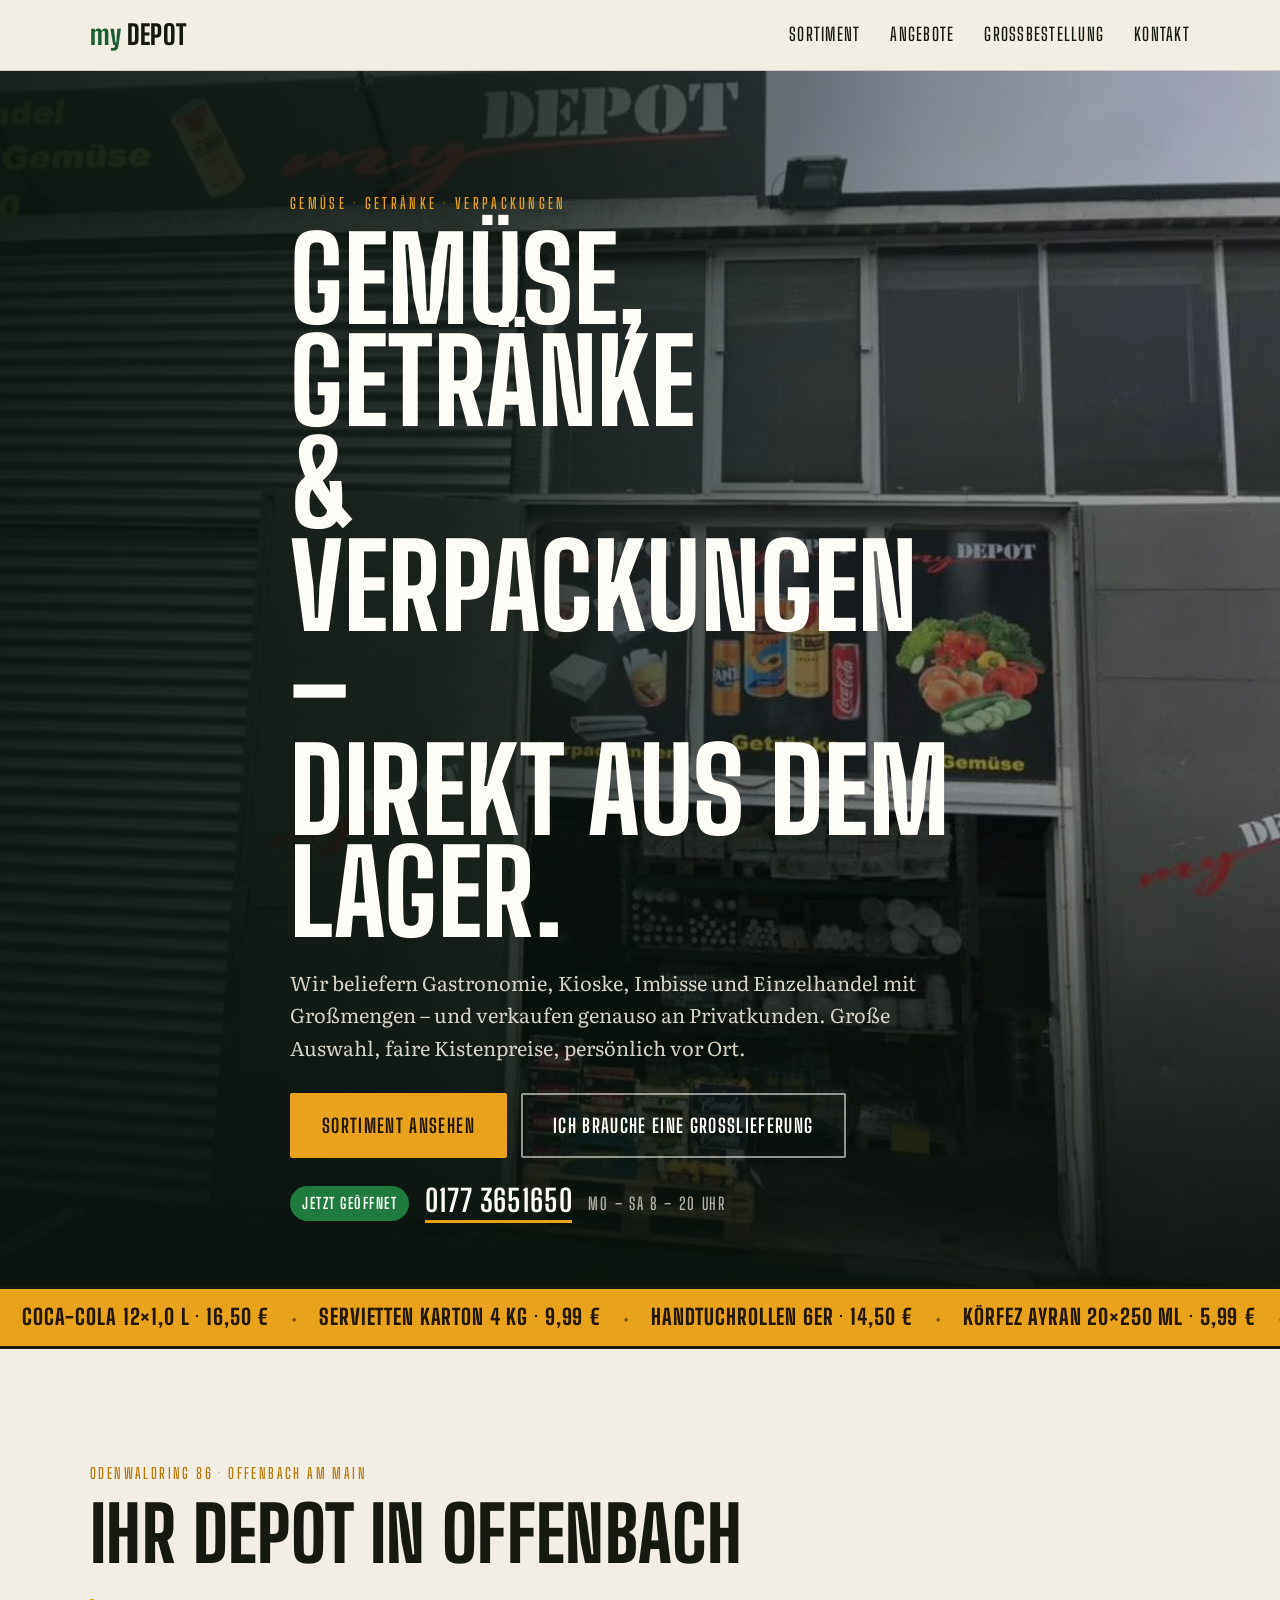
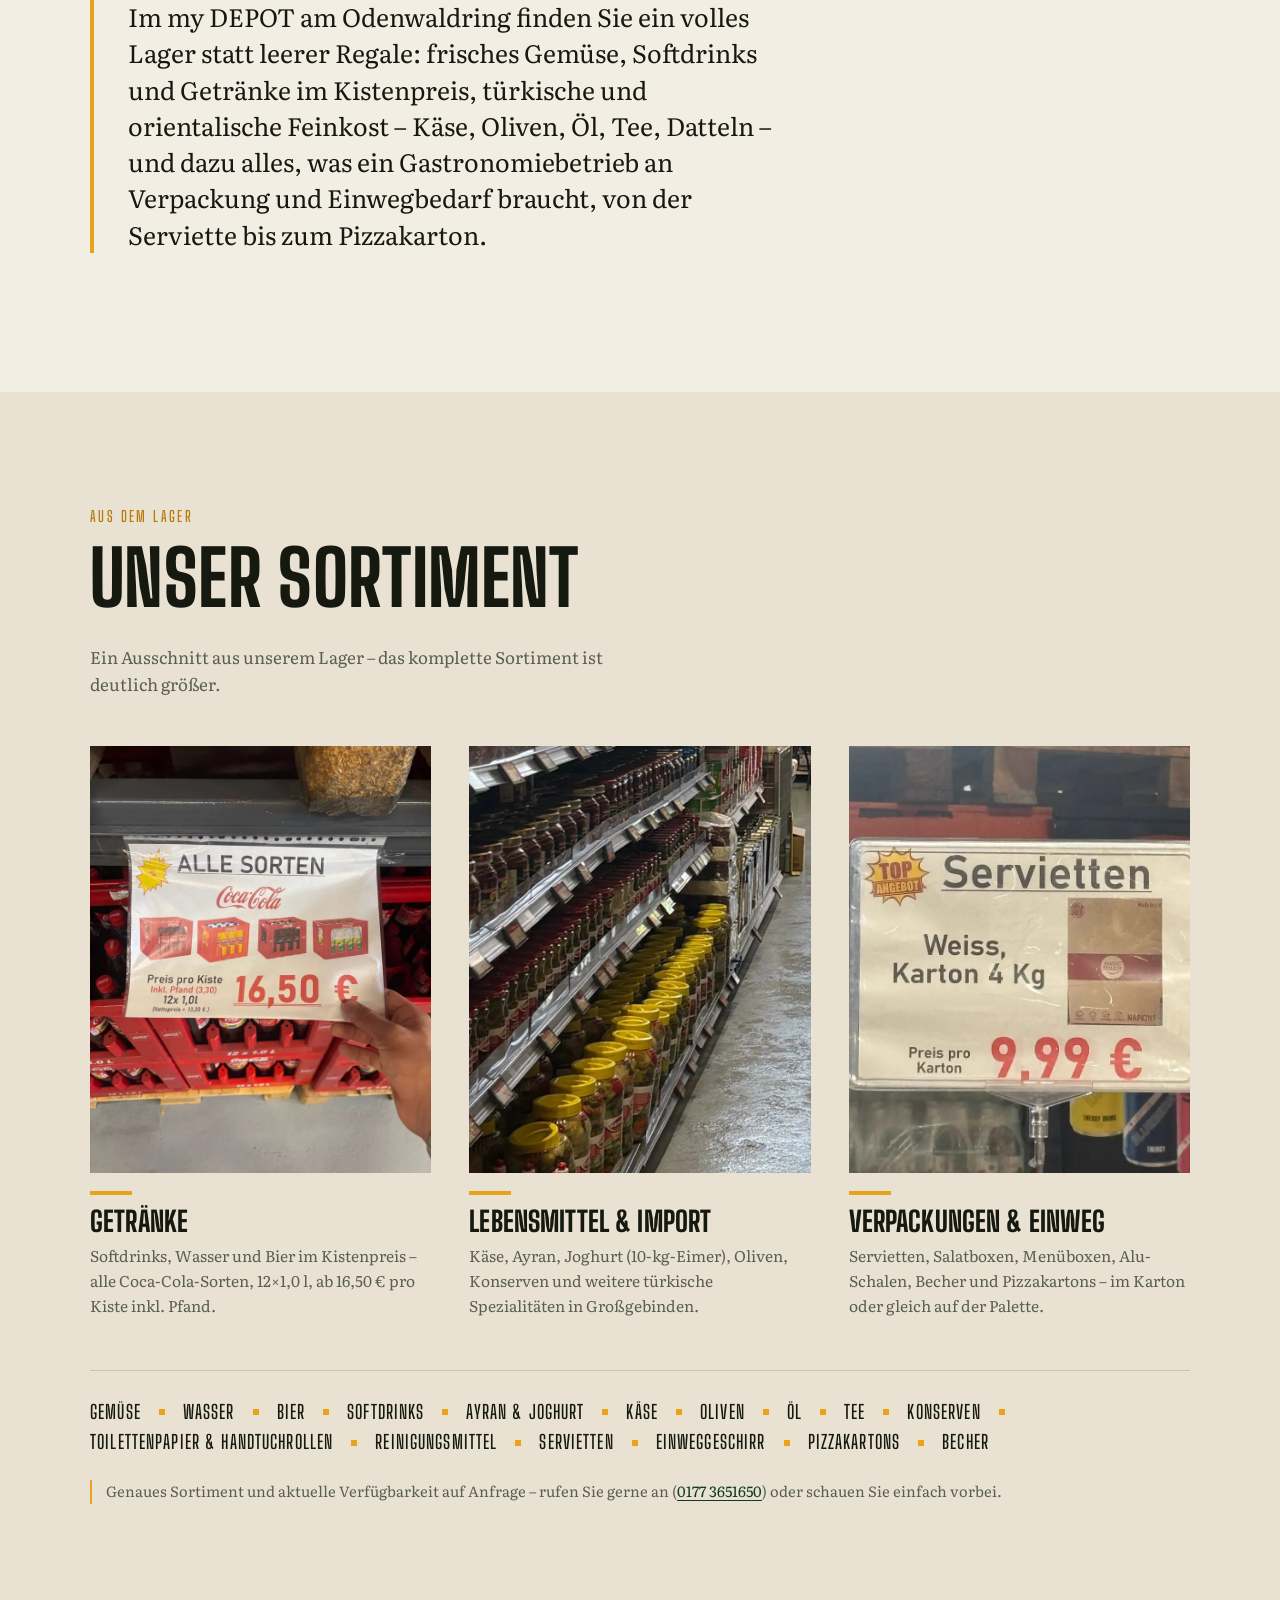
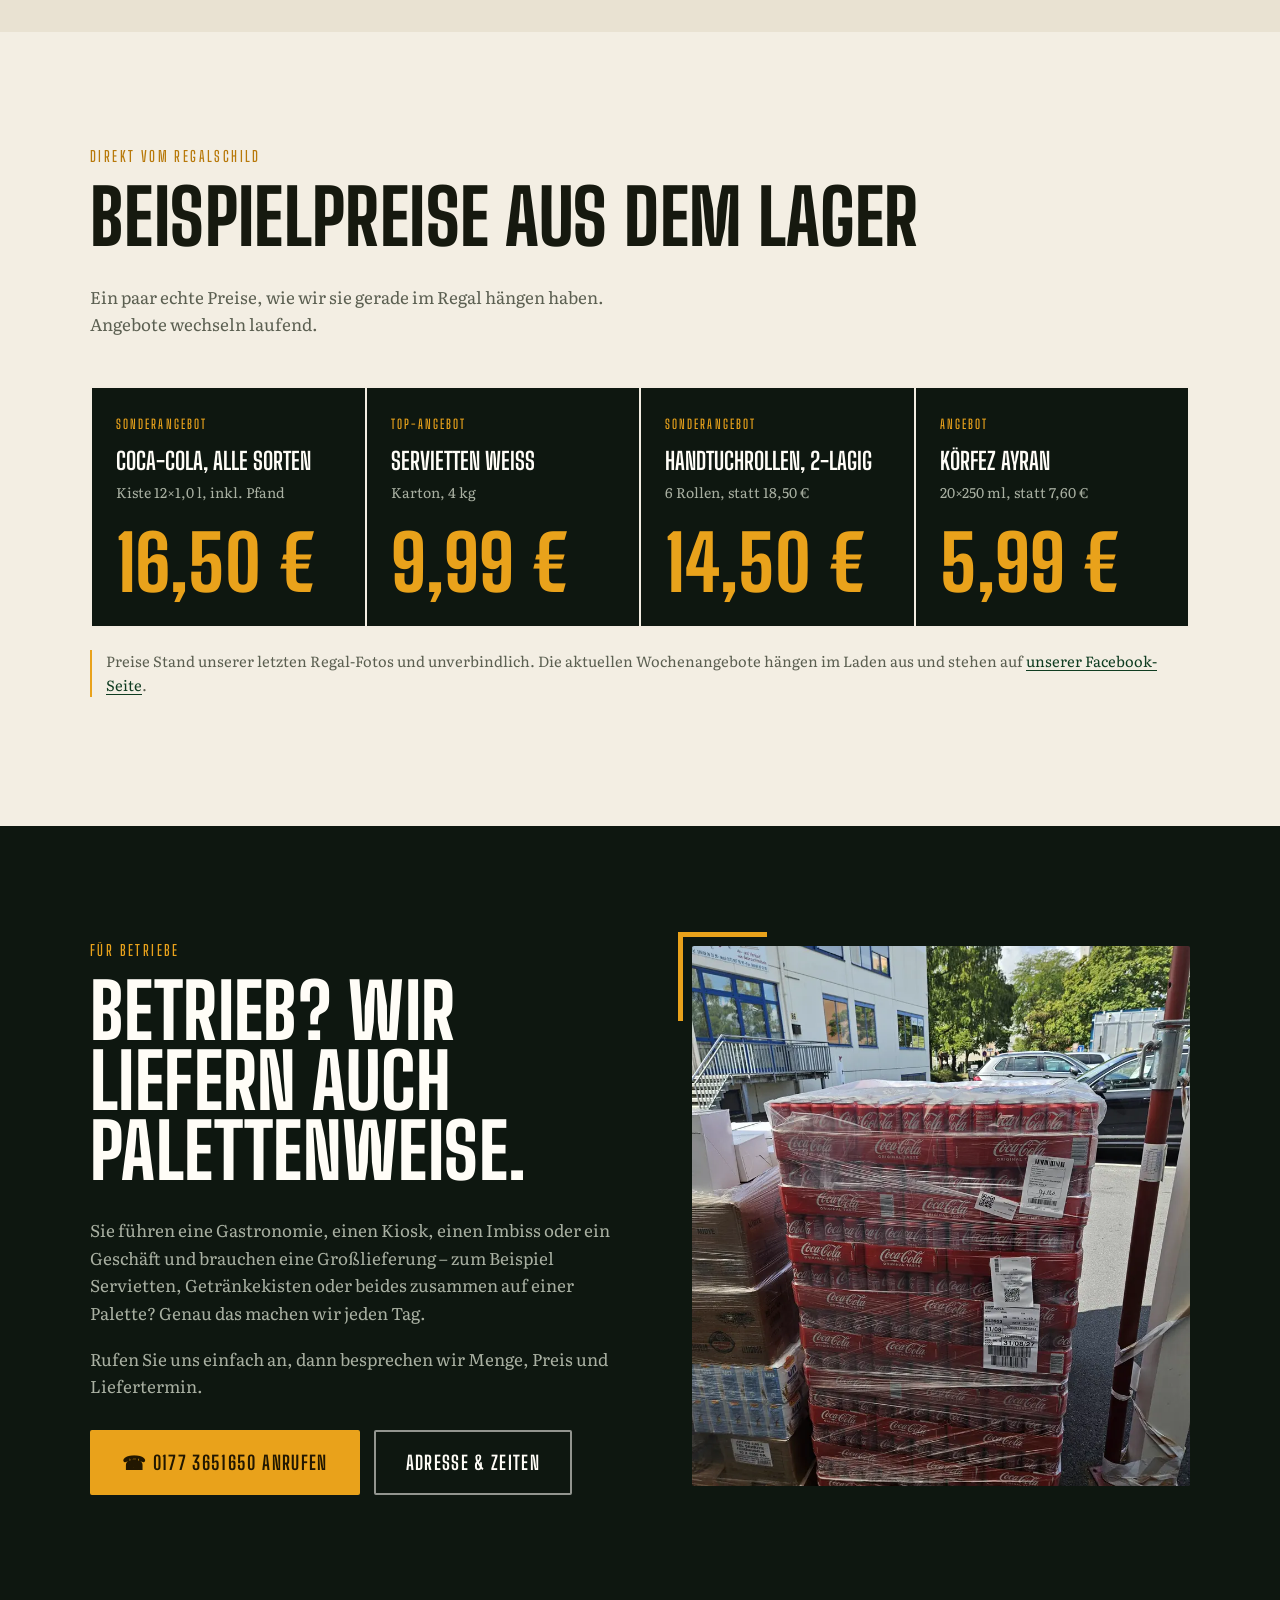
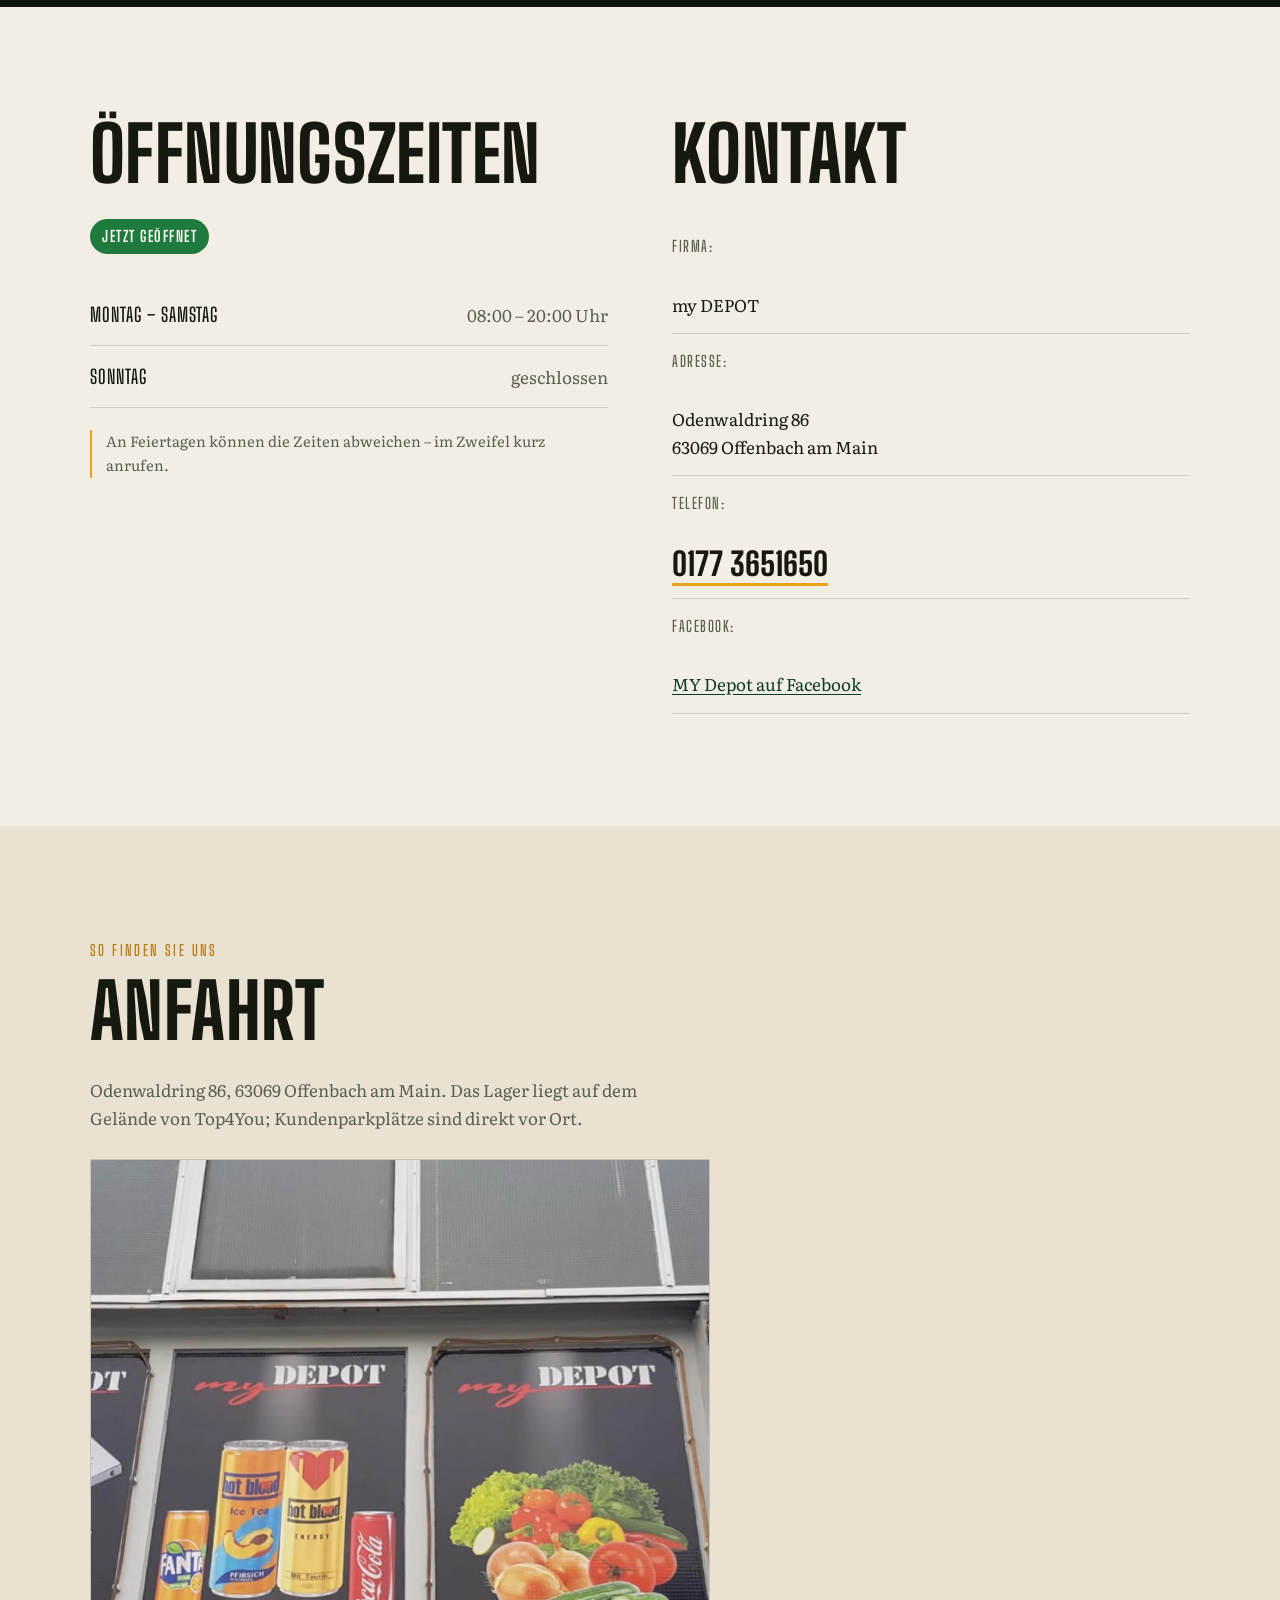
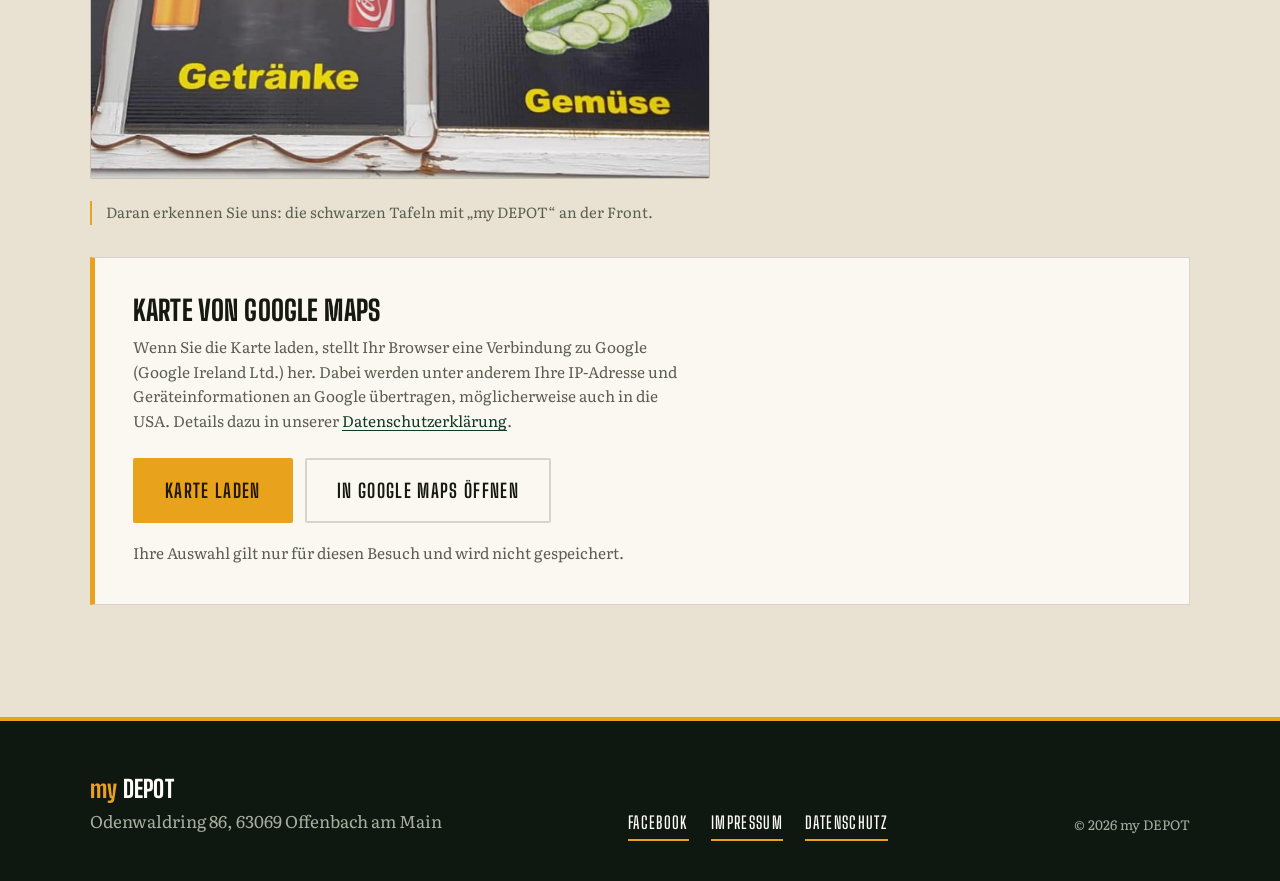
<file: index.html>
<!DOCTYPE html>
<html lang="de">
<head>
<meta charset="UTF-8">
<meta name="viewport" content="width=device-width, initial-scale=1.0">
<title>my DEPOT Offenbach – Gemüse, Getränke, Verpackungen im Großhandel</title>
<meta name="description" content="my DEPOT, Odenwaldring 86 in Offenbach am Main: Cash-&amp;-Carry-Großhandel für Gemüse, Getränke, türkische Lebensmittel und Verpackungen. Für Gastronomie, Kiosk, Imbiss und Handel – auch palettenweise. Montag bis Samstag 8–20 Uhr.">
<link rel="canonical" href="https://fidanajeti2009-web.github.io/im-getraenke-depot/">
<meta name="theme-color" content="#0f6b3c">

<meta property="og:type" content="business.business">
<meta property="og:locale" content="de_DE">
<meta property="og:site_name" content="my DEPOT">
<meta property="og:title" content="my DEPOT Offenbach – Gemüse, Getränke, Verpackungen">
<meta property="og:description" content="Gemüse, Getränke, türkische Lebensmittel und Verpackungen direkt aus dem Lager. Odenwaldring 86, 63069 Offenbach am Main.">
<meta property="og:url" content="https://fidanajeti2009-web.github.io/im-getraenke-depot/">
<meta property="og:image" content="https://fidanajeti2009-web.github.io/im-getraenke-depot/assets/img/logo-social.jpg">
<meta property="og:image:width" content="1200">
<meta property="og:image:height" content="628">
<meta name="twitter:card" content="summary_large_image">

<link rel="icon" href="assets/favicon.svg" type="image/svg+xml">
<link rel="preload" as="image" href="assets/img/hero-lager.webp?v=2" type="image/webp" fetchpriority="high">
<script>document.documentElement.classList.add("js");</script>
<link rel="preload" as="font" type="font/woff2" href="assets/fonts/bigshoulders-latin-normal.woff2" crossorigin>
<link rel="preload" as="font" type="font/woff2" href="assets/fonts/literata-latin-normal.woff2" crossorigin>
<link rel="stylesheet" href="css/fonts.css">
<link rel="stylesheet" href="css/style.css">
</head>
<body>

<a class="skip-link" href="#inhalt">Zum Inhalt springen</a>

<header class="site-header" id="siteHeader">
  <div class="container header-inner">
    <a href="#top" class="logo"><span>my</span> DEPOT</a>
    <nav class="main-nav" aria-label="Hauptnavigation">
      <button class="nav-toggle" aria-label="Menü öffnen" aria-expanded="false" aria-controls="navList">
        <span></span><span></span><span></span>
      </button>
      <ul id="navList">
        <li><a href="#sortiment">Sortiment</a></li>
        <li><a href="#angebote">Angebote</a></li>
        <li><a href="#grosshandel">Großbestellung</a></li>
        <li><a href="#kontakt">Kontakt</a></li>
      </ul>
    </nav>
  </div>
</header>

<main id="top">

  <section class="hero">
    <picture class="hero-media">
      <source srcset="assets/img/hero-lager.webp?v=2" type="image/webp">
      <img src="assets/img/hero-lager.jpg?v=2" width="960" height="960"
           alt="Ladenfront des my DEPOT in Offenbach: Rolltor-Eingang mit Fassadenschild my DEPOT und Warenauslage davor"
           fetchpriority="high" decoding="async">
    </picture>
    <div class="hero-overlay"></div>
    <div class="container hero-inner reveal">
      <p class="hero-kicker">Gemüse · Getränke · Verpackungen</p>
      <h1>Gemüse, Getränke<br>&amp; Verpackungen –<br>direkt aus dem Lager.</h1>
      <p class="hero-text">Wir beliefern Gastronomie, Kioske, Imbisse und Einzelhandel mit Großmengen –
        und verkaufen genauso an Privatkunden. Große Auswahl, faire Kistenpreise, persönlich vor Ort.</p>
      <div class="hero-actions">
        <a href="#sortiment" class="btn btn-primary js-scroll">Sortiment ansehen</a>
        <a href="#grosshandel" class="btn btn-outline js-scroll">Ich brauche eine Großlieferung</a>
      </div>
      <p class="hero-call">
        <span class="open-badge" id="openNow" hidden></span>
        <a href="tel:+491773651650">0177 3651650</a>
        <span class="hero-call-hours">Mo – Sa 8 – 20 Uhr</span>
      </p>
    </div>
  </section>

  <div class="ticker" aria-hidden="true">
    <div class="ticker-track">
      <b>Coca-Cola 12&times;1,0 l &middot; 16,50 &euro;</b><i>&bull;</i>
      <b>Servietten Karton 4 kg &middot; 9,99 &euro;</b><i>&bull;</i>
      <b>Handtuchrollen 6er &middot; 14,50 &euro;</b><i>&bull;</i>
      <b>K&ouml;rfez Ayran 20&times;250 ml &middot; 5,99 &euro;</b><i>&bull;</i>
      <b>Coca-Cola 12&times;1,0 l &middot; 16,50 &euro;</b><i>&bull;</i>
      <b>Servietten Karton 4 kg &middot; 9,99 &euro;</b><i>&bull;</i>
      <b>Handtuchrollen 6er &middot; 14,50 &euro;</b><i>&bull;</i>
      <b>K&ouml;rfez Ayran 20&times;250 ml &middot; 5,99 &euro;</b><i>&bull;</i>
    </div>
  </div>

  <div id="inhalt"></div>

  <section id="ueber-uns" class="section">
    <div class="container reveal">
      <p class="eyebrow">Odenwaldring 86 &middot; Offenbach am Main</p>
      <h2>Ihr Depot in Offenbach</h2>
      <div class="lead-block">
      <p>
        Im my DEPOT am Odenwaldring finden Sie ein volles Lager statt leerer Regale: frisches
        Gemüse, Softdrinks und Getränke im Kistenpreis, türkische und orientalische Feinkost –
        Käse, Oliven, Öl, Tee, Datteln – und dazu alles, was ein Gastronomiebetrieb an Verpackung
        und Einwegbedarf braucht, von der Serviette bis zum Pizzakarton.
      </p>
      </div>
    </div>
  </section>

  <section id="sortiment" class="section section-alt">
    <div class="container">
      <p class="eyebrow reveal">Aus dem Lager</p>
      <h2 class="reveal">Unser Sortiment</h2>
      <p class="section-lead reveal">Ein Ausschnitt aus unserem Lager – das komplette Sortiment ist deutlich größer.</p>

      <div class="photo-card-grid">
        <article class="photo-card reveal">
          <picture>
            <source srcset="assets/img/sortiment-getraenke.webp" type="image/webp">
            <img src="assets/img/sortiment-getraenke.jpg" width="750" height="1000" loading="lazy" decoding="async"
                 alt="Gestapelte Coca-Cola-Kisten im Lager mit Preisschild">
          </picture>
          <div class="photo-card-body">
            <h3>Getränke</h3>
            <p>Softdrinks, Wasser und Bier im Kistenpreis – alle Coca-Cola-Sorten, 12×1,0&nbsp;l,
              ab 16,50&nbsp;€ pro Kiste inkl. Pfand.</p>
          </div>
        </article>
        <article class="photo-card reveal">
          <picture>
            <source srcset="assets/img/regal-konserven.webp" type="image/webp">
            <img src="assets/img/regal-konserven.jpg" width="800" height="1000" loading="lazy" decoding="async"
                 alt="Volle Regalreihe mit eingelegtem Gemüse, Oliven und Konserven in Gläsern">
          </picture>
          <div class="photo-card-body">
            <h3>Lebensmittel &amp; Import</h3>
            <p>Käse, Ayran, Joghurt (10-kg-Eimer), Oliven, Konserven und weitere türkische
              Spezialitäten in Großgebinden.</p>
          </div>
        </article>
        <article class="photo-card reveal">
          <picture>
            <source srcset="assets/img/sortiment-gastro.webp" type="image/webp">
            <img src="assets/img/sortiment-gastro.jpg" width="750" height="1000" loading="lazy" decoding="async"
                 alt="Karton mit weißen Servietten und Preisschild im Gastrobedarf-Regal">
          </picture>
          <div class="photo-card-body">
            <h3>Verpackungen &amp; Einweg</h3>
            <p>Servietten, Salatboxen, Menüboxen, Alu-Schalen, Becher und Pizzakartons –
              im Karton oder gleich auf der Palette.</p>
          </div>
        </article>
      </div>

      <ul class="chip-row reveal">
        <li class="chip">Gemüse</li>
        <li class="chip">Wasser</li>
        <li class="chip">Bier</li>
        <li class="chip">Softdrinks</li>
        <li class="chip">Ayran &amp; Joghurt</li>
        <li class="chip">Käse</li>
        <li class="chip">Oliven</li>
        <li class="chip">Öl</li>
        <li class="chip">Tee</li>
        <li class="chip">Konserven</li>
        <li class="chip">Toilettenpapier &amp; Handtuchrollen</li>
        <li class="chip">Reinigungsmittel</li>
        <li class="chip">Servietten</li>
        <li class="chip">Einweggeschirr</li>
        <li class="chip">Pizzakartons</li>
        <li class="chip">Becher</li>
      </ul>
      <p class="note reveal">Genaues Sortiment und aktuelle Verfügbarkeit auf Anfrage – rufen Sie gerne an
        (<a href="tel:+491773651650">0177 3651650</a>) oder schauen Sie einfach vorbei.</p>
    </div>
  </section>

  <section id="angebote" class="section">
    <div class="container">
      <p class="eyebrow reveal">Direkt vom Regalschild</p>
      <h2 class="reveal">Beispielpreise aus dem Lager</h2>
      <p class="section-lead reveal">Ein paar echte Preise, wie wir sie gerade im Regal hängen haben. Angebote wechseln laufend.</p>
      <div class="price-grid reveal">
        <div class="price-card">
          <span class="price-tag-label">Sonderangebot</span>
          <span class="price-name">Coca-Cola, alle Sorten</span>
          <span class="price-detail">Kiste 12×1,0 l, inkl. Pfand</span>
          <span class="price-value">16,50&nbsp;€</span>
        </div>
        <div class="price-card">
          <span class="price-tag-label">Top-Angebot</span>
          <span class="price-name">Servietten weiß</span>
          <span class="price-detail">Karton, 4&nbsp;kg</span>
          <span class="price-value">9,99&nbsp;€</span>
        </div>
        <div class="price-card">
          <span class="price-tag-label">Sonderangebot</span>
          <span class="price-name">Handtuchrollen, 2-lagig</span>
          <span class="price-detail">6 Rollen, statt 18,50 €</span>
          <span class="price-value">14,50&nbsp;€</span>
        </div>
        <div class="price-card">
          <span class="price-tag-label">Angebot</span>
          <span class="price-name">Körfez Ayran</span>
          <span class="price-detail">20×250 ml, statt 7,60 €</span>
          <span class="price-value">5,99&nbsp;€</span>
        </div>
      </div>
      <p class="note reveal">Preise Stand unserer letzten Regal-Fotos und unverbindlich. Die aktuellen
        Wochenangebote hängen im Laden aus und stehen auf
        <a href="https://www.facebook.com/people/MY-Depot/100063640085350/" target="_blank" rel="noopener noreferrer">unserer Facebook-Seite</a>.</p>
    </div>
  </section>

  <section id="grosshandel" class="section section-dark">
    <div class="container two-col-uneven">
      <div class="reveal">
        <p class="eyebrow reveal">F&uuml;r Betriebe</p>
      <h2>Betrieb? Wir liefern auch palettenweise.</h2>
        <p>
          Sie führen eine Gastronomie, einen Kiosk, einen Imbiss oder ein Geschäft und brauchen
          eine Großlieferung – zum Beispiel Servietten, Getränkekisten oder beides zusammen auf
          einer Palette? Genau das machen wir jeden Tag.
        </p>
        <p>Rufen Sie uns einfach an, dann besprechen wir Menge, Preis und Liefertermin.</p>
        <div class="hero-actions">
          <a href="tel:+491773651650" class="btn btn-primary btn-call">0177 3651650 anrufen</a>
          <a href="#kontakt" class="btn btn-outline js-scroll">Adresse &amp; Zeiten</a>
        </div>
      </div>
      <div class="reveal bleed-photo">
        <picture>
          <source srcset="assets/img/grosslieferung.webp" type="image/webp">
          <img class="rounded-photo" src="assets/img/grosslieferung.jpg" width="900" height="1200"
               loading="lazy" decoding="async"
               alt="Fertig gestapelte und gesicherte Palette mit Getränken, bereit zur Auslieferung">
        </picture>
      </div>
    </div>
  </section>

  <section id="oeffnungszeiten" class="section">
    <div class="container two-col">
      <div class="reveal">
        <h2>Öffnungszeiten</h2>
        <span class="open-badge open-badge-solo" id="openNow2" hidden></span>
        <table class="hours-table">
          <tbody>
            <tr><td>Montag – Samstag</td><td>08:00 – 20:00 Uhr</td></tr>
            <tr><td>Sonntag</td><td>geschlossen</td></tr>
          </tbody>
        </table>
        <p class="note">An Feiertagen können die Zeiten abweichen – im Zweifel kurz anrufen.</p>
      </div>
      <div class="reveal" id="kontakt">
        <h2>Kontakt</h2>
        <ul class="contact-list">
          <li><strong>Firma:</strong><br>my DEPOT</li>
          <li><strong>Adresse:</strong><br>Odenwaldring 86<br>63069 Offenbach am Main</li>
          <li><strong>Telefon:</strong><br><a class="phone-big" href="tel:+491773651650">0177 3651650</a></li>
          <li><strong>Facebook:</strong><br><a href="https://www.facebook.com/people/MY-Depot/100063640085350/" target="_blank" rel="noopener noreferrer">MY Depot auf Facebook</a></li>
        </ul>
      </div>
    </div>
  </section>

  <section id="anfahrt" class="section section-alt">
    <div class="container reveal">
      <p class="eyebrow reveal">So finden Sie uns</p>
      <h2>Anfahrt</h2>
      <p class="section-lead">Odenwaldring 86, 63069 Offenbach am Main. Das Lager liegt auf dem Gelände
        von Top4You; Kundenparkplätze sind direkt vor Ort.</p>

      <picture>
        <source srcset="assets/img/fassade.webp?v=2" type="image/webp">
        <img class="landmark" src="assets/img/fassade.jpg?v=2" width="1440" height="1439"
             loading="lazy" decoding="async"
             alt="Werbetafeln an der Fassade des my DEPOT: my DEPOT-Schriftzug über den Bereichen Getränke und Gemüse">
      </picture>
      <p class="note">Daran erkennen Sie uns: die schwarzen Tafeln mit „my DEPOT“ an der Front.</p>

      <div class="map-wrap">
        <div class="map-consent" id="mapConsent">
          <h3>Karte von Google Maps</h3>
          <p>
            Wenn Sie die Karte laden, stellt Ihr Browser eine Verbindung zu Google
            (Google Ireland Ltd.) her. Dabei werden unter anderem Ihre IP-Adresse und
            Geräteinformationen an Google übertragen, möglicherweise auch in die USA.
            Details dazu in unserer <a href="datenschutz.html">Datenschutzerklärung</a>.
          </p>
          <div class="map-consent-actions">
            <button type="button" class="btn btn-primary" id="mapLoadBtn">Karte laden</button>
            <a class="btn btn-ghost" href="https://www.google.com/maps/search/?api=1&amp;query=Odenwaldring+86%2C+63069+Offenbach+am+Main"
               target="_blank" rel="noopener noreferrer">In Google Maps öffnen</a>
          </div>
          <p class="map-consent-note">Ihre Auswahl gilt nur für diesen Besuch und wird nicht gespeichert.</p>
        </div>
      </div>
    </div>
  </section>

</main>

<footer class="site-footer">
  <div class="container footer-inner">
    <div>
      <p class="logo footer-logo"><span>my</span> DEPOT</p>
      <p>Odenwaldring 86, 63069 Offenbach am Main</p>
    </div>
    <nav class="footer-links" aria-label="Rechtliches und Social Media">
      <a href="https://www.facebook.com/people/MY-Depot/100063640085350/" target="_blank" rel="noopener noreferrer">Facebook</a>
      <a href="impressum.html">Impressum</a>
      <a href="datenschutz.html">Datenschutz</a>
    </nav>
    <p class="copyright">&copy; <span id="year"></span> my DEPOT</p>
  </div>
</footer>

<button id="backToTop" class="back-to-top" aria-label="Nach oben scrollen">↑</button>

<script type="application/ld+json">
{
  "@context": "https://schema.org",
  "@type": "WholesaleStore",
  "name": "my DEPOT",
  "alternateName": "I.M Getränke Depot",
  "description": "Cash-&-Carry-Großhandel in Offenbach am Main für Gemüse, Getränke, türkische Lebensmittel und Verpackungen. Beliefert Gastronomie, Kioske, Imbisse und Einzelhandel, auch palettenweise, und verkauft an Privatkunden.",
  "url": "https://fidanajeti2009-web.github.io/im-getraenke-depot/",
  "image": "https://fidanajeti2009-web.github.io/im-getraenke-depot/assets/img/fassade.jpg",
  "address": {
    "@type": "PostalAddress",
    "streetAddress": "Odenwaldring 86",
    "postalCode": "63069",
    "addressLocality": "Offenbach am Main",
    "addressRegion": "Hessen",
    "addressCountry": "DE"
  },
  "telephone": "+49 177 3651650",
  "areaServed": "Rhein-Main-Gebiet",
  "sameAs": ["https://www.facebook.com/people/MY-Depot/100063640085350/"],
  "openingHoursSpecification": [{
    "@type": "OpeningHoursSpecification",
    "dayOfWeek": ["Monday","Tuesday","Wednesday","Thursday","Friday","Saturday"],
    "opens": "08:00",
    "closes": "20:00"
  }]
}
</script>
<script src="js/script.js"></script>
</body>
</html>
</file>
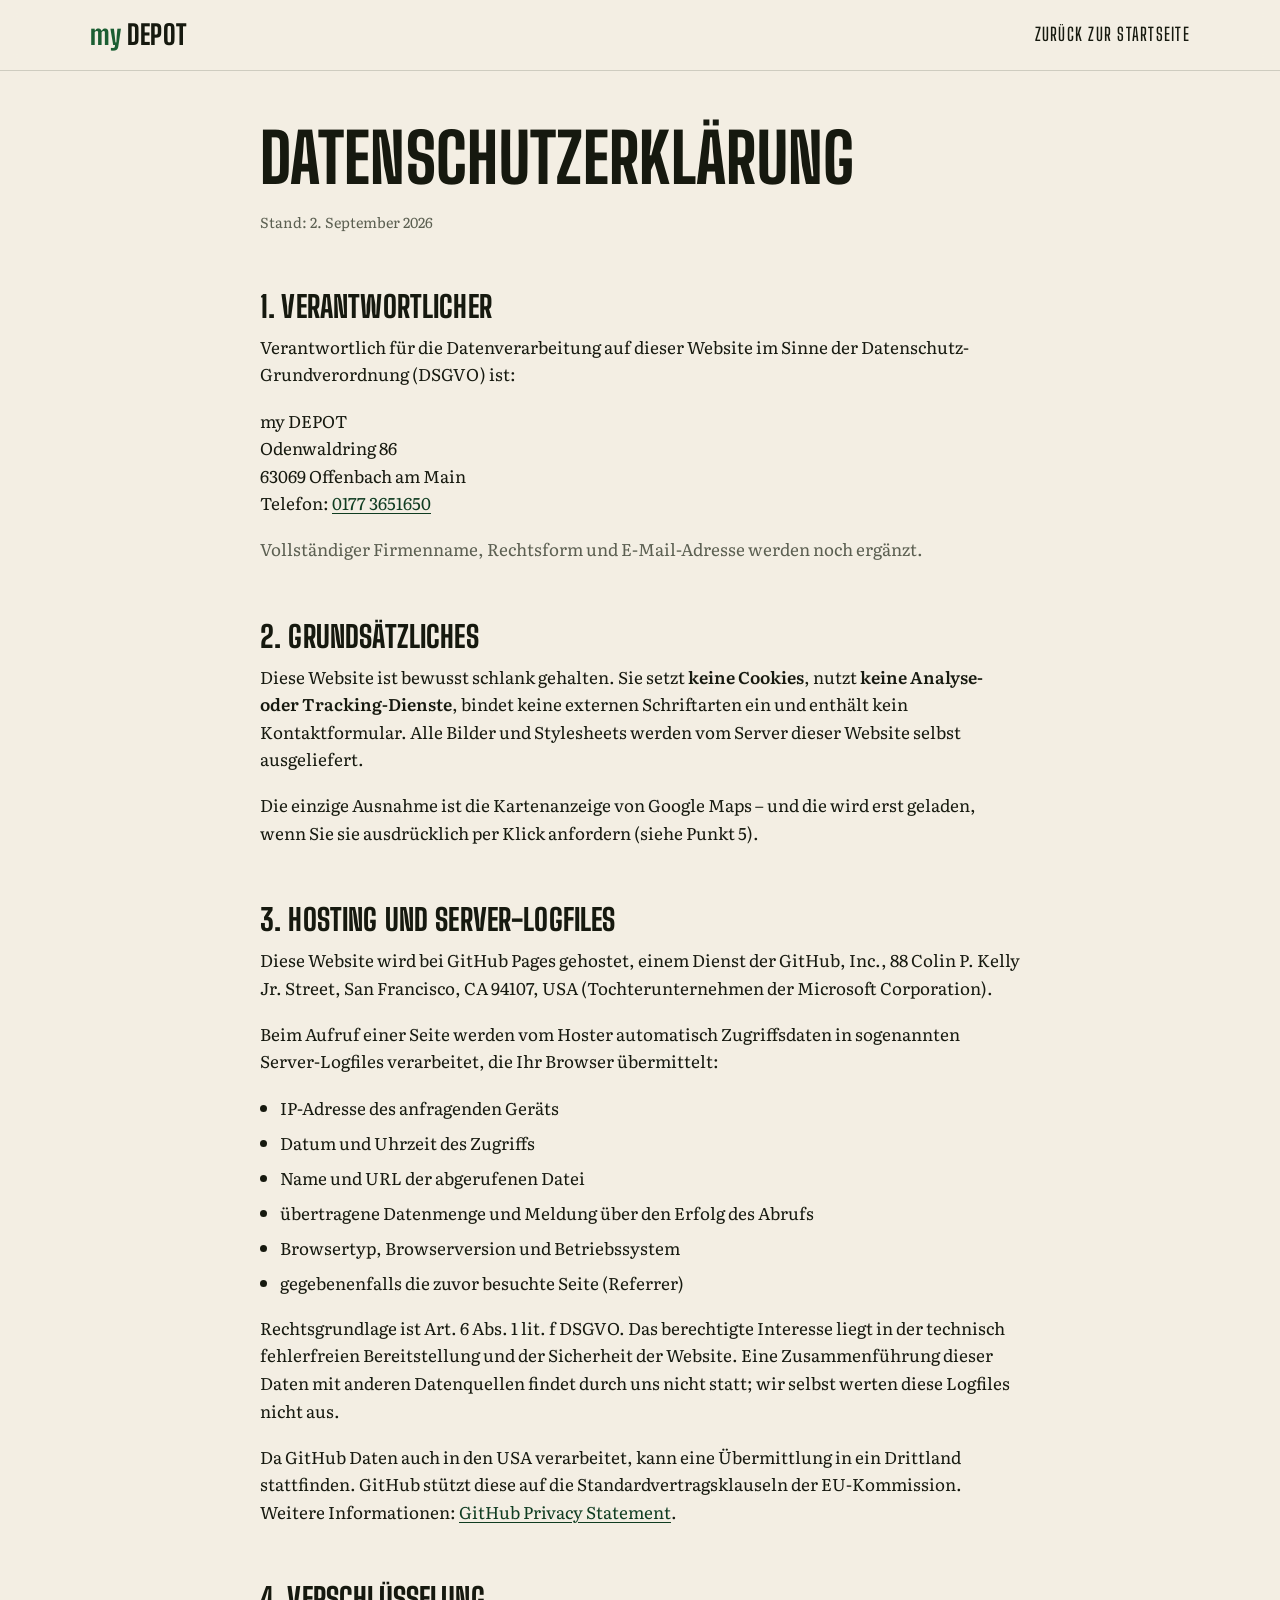
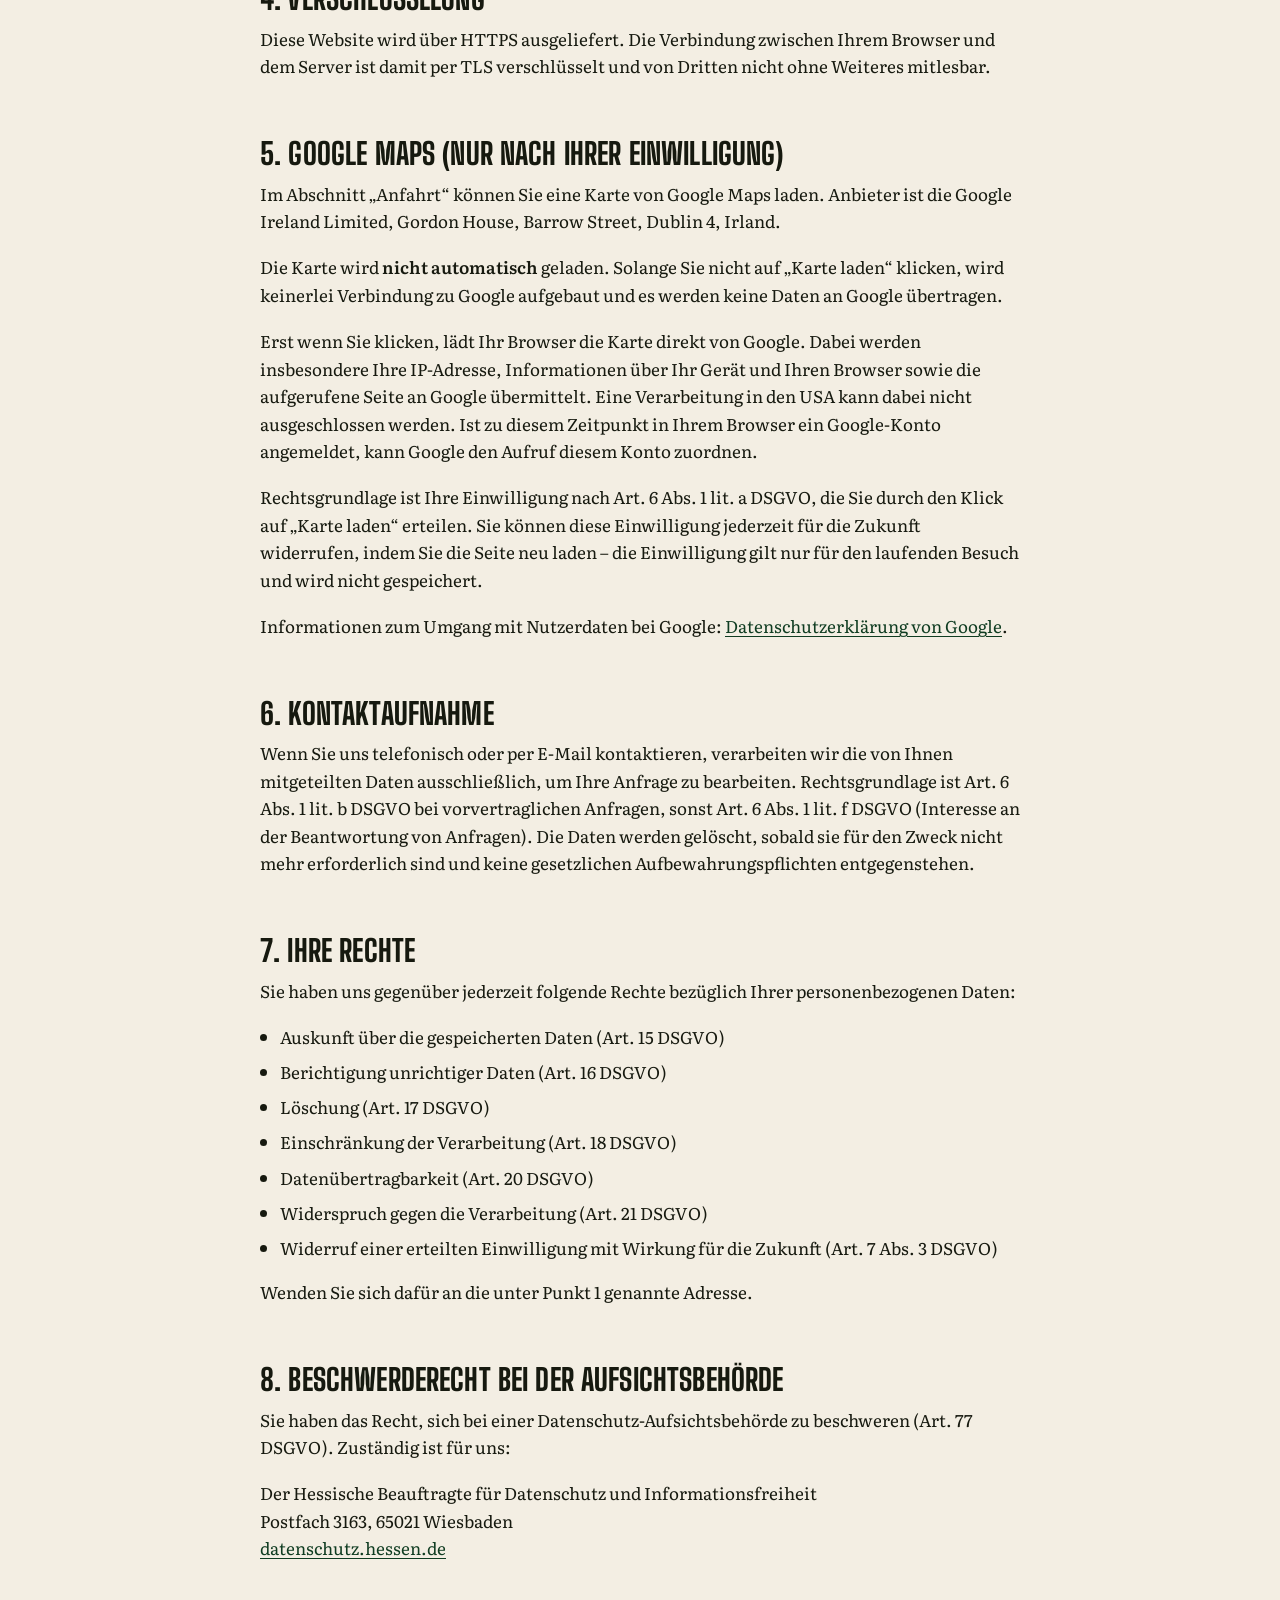
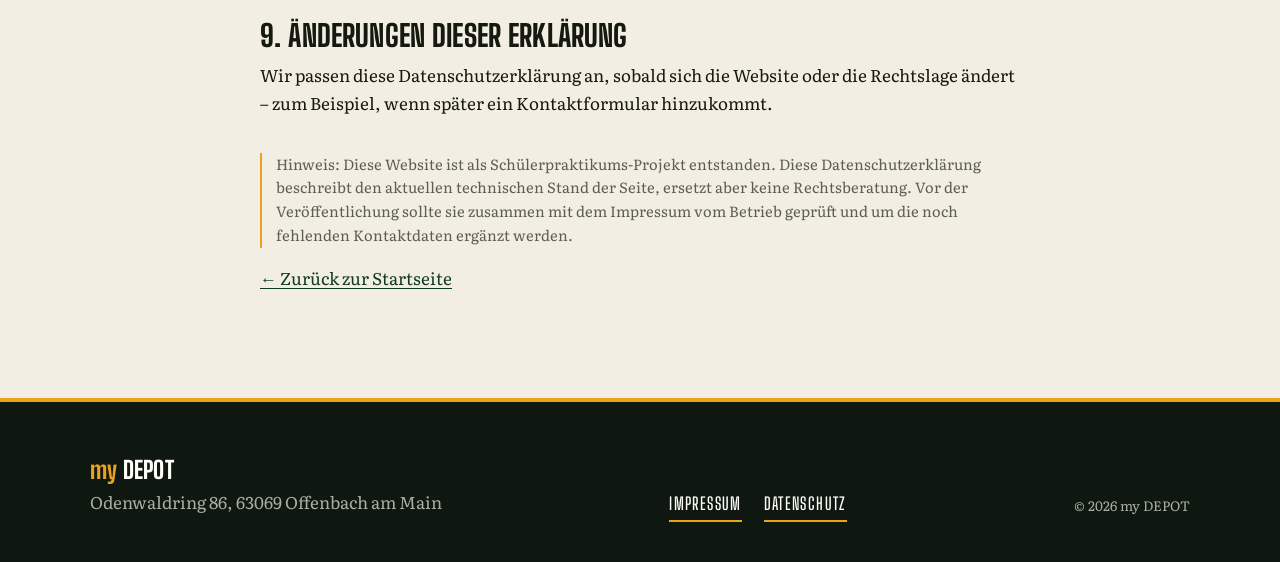
<file: datenschutz.html>
<!DOCTYPE html>
<html lang="de">
<head>
<meta charset="UTF-8">
<meta name="viewport" content="width=device-width, initial-scale=1.0">
<title>Datenschutzerklärung – my DEPOT</title>
<meta name="description" content="Datenschutzerklärung des my DEPOT, Offenbach am Main: welche Daten beim Besuch dieser Website verarbeitet werden.">
<meta name="robots" content="index, follow">
<link rel="icon" href="assets/favicon.svg" type="image/svg+xml">
<link rel="preload" as="font" type="font/woff2" href="assets/fonts/bigshoulders-latin-normal.woff2" crossorigin>
<link rel="preload" as="font" type="font/woff2" href="assets/fonts/literata-latin-normal.woff2" crossorigin>
<link rel="stylesheet" href="css/fonts.css">
<link rel="stylesheet" href="css/style.css">
</head>
<body>

<a class="skip-link" href="#inhalt">Zum Inhalt springen</a>

<header class="site-header">
  <div class="container header-inner">
    <a href="index.html" class="logo"><span>my</span> DEPOT</a>
    <nav class="main-nav" aria-label="Hauptnavigation">
      <ul><li><a href="index.html">Zurück zur Startseite</a></li></ul>
    </nav>
  </div>
</header>

<main class="section container legal" id="inhalt">
  <h1>Datenschutzerklärung</h1>
  <p class="updated">Stand: 2. September 2026</p>

  <h2>1. Verantwortlicher</h2>
  <p>
    Verantwortlich für die Datenverarbeitung auf dieser Website im Sinne der
    Datenschutz-Grundverordnung (DSGVO) ist:
  </p>
  <p>
    my DEPOT<br>
    Odenwaldring 86<br>
    63069 Offenbach am Main<br>
    Telefon: <a href="tel:+491773651650">0177 3651650</a>
  </p>
  <p class="tbd">Vollständiger Firmenname, Rechtsform und E-Mail-Adresse werden noch ergänzt.</p>

  <h2>2. Grundsätzliches</h2>
  <p>
    Diese Website ist bewusst schlank gehalten. Sie setzt <strong>keine Cookies</strong>, nutzt
    <strong>keine Analyse- oder Tracking-Dienste</strong>, bindet keine externen Schriftarten ein
    und enthält kein Kontaktformular. Alle Bilder und Stylesheets werden vom Server dieser Website
    selbst ausgeliefert.
  </p>
  <p>
    Die einzige Ausnahme ist die Kartenanzeige von Google Maps – und die wird erst geladen,
    wenn Sie sie ausdrücklich per Klick anfordern (siehe Punkt 5).
  </p>

  <h2>3. Hosting und Server-Logfiles</h2>
  <p>
    Diese Website wird bei GitHub Pages gehostet, einem Dienst der GitHub, Inc.,
    88 Colin P. Kelly Jr. Street, San Francisco, CA 94107, USA (Tochterunternehmen der
    Microsoft Corporation).
  </p>
  <p>
    Beim Aufruf einer Seite werden vom Hoster automatisch Zugriffsdaten in sogenannten
    Server-Logfiles verarbeitet, die Ihr Browser übermittelt:
  </p>
  <ul>
    <li>IP-Adresse des anfragenden Geräts</li>
    <li>Datum und Uhrzeit des Zugriffs</li>
    <li>Name und URL der abgerufenen Datei</li>
    <li>übertragene Datenmenge und Meldung über den Erfolg des Abrufs</li>
    <li>Browsertyp, Browserversion und Betriebssystem</li>
    <li>gegebenenfalls die zuvor besuchte Seite (Referrer)</li>
  </ul>
  <p>
    Rechtsgrundlage ist Art. 6 Abs. 1 lit. f DSGVO. Das berechtigte Interesse liegt in der
    technisch fehlerfreien Bereitstellung und der Sicherheit der Website. Eine Zusammenführung
    dieser Daten mit anderen Datenquellen findet durch uns nicht statt; wir selbst werten diese
    Logfiles nicht aus.
  </p>
  <p>
    Da GitHub Daten auch in den USA verarbeitet, kann eine Übermittlung in ein Drittland
    stattfinden. GitHub stützt diese auf die Standardvertragsklauseln der EU-Kommission.
    Weitere Informationen: <a href="https://docs.github.com/site-policy/privacy-policies/github-general-privacy-statement"
    target="_blank" rel="noopener noreferrer">GitHub Privacy Statement</a>.
  </p>

  <h2>4. Verschlüsselung</h2>
  <p>
    Diese Website wird über HTTPS ausgeliefert. Die Verbindung zwischen Ihrem Browser und dem
    Server ist damit per TLS verschlüsselt und von Dritten nicht ohne Weiteres mitlesbar.
  </p>

  <h2>5. Google Maps (nur nach Ihrer Einwilligung)</h2>
  <p>
    Im Abschnitt „Anfahrt“ können Sie eine Karte von Google Maps laden. Anbieter ist die
    Google Ireland Limited, Gordon House, Barrow Street, Dublin 4, Irland.
  </p>
  <p>
    Die Karte wird <strong>nicht automatisch</strong> geladen. Solange Sie nicht auf
    „Karte laden“ klicken, wird keinerlei Verbindung zu Google aufgebaut und es werden keine
    Daten an Google übertragen.
  </p>
  <p>
    Erst wenn Sie klicken, lädt Ihr Browser die Karte direkt von Google. Dabei werden
    insbesondere Ihre IP-Adresse, Informationen über Ihr Gerät und Ihren Browser sowie die
    aufgerufene Seite an Google übermittelt. Eine Verarbeitung in den USA kann dabei nicht
    ausgeschlossen werden. Ist zu diesem Zeitpunkt in Ihrem Browser ein Google-Konto angemeldet,
    kann Google den Aufruf diesem Konto zuordnen.
  </p>
  <p>
    Rechtsgrundlage ist Ihre Einwilligung nach Art. 6 Abs. 1 lit. a DSGVO, die Sie durch den
    Klick auf „Karte laden“ erteilen. Sie können diese Einwilligung jederzeit für die Zukunft
    widerrufen, indem Sie die Seite neu laden – die Einwilligung gilt nur für den laufenden
    Besuch und wird nicht gespeichert.
  </p>
  <p>
    Informationen zum Umgang mit Nutzerdaten bei Google:
    <a href="https://policies.google.com/privacy?hl=de" target="_blank" rel="noopener noreferrer">
    Datenschutzerklärung von Google</a>.
  </p>

  <h2>6. Kontaktaufnahme</h2>
  <p>
    Wenn Sie uns telefonisch oder per E-Mail kontaktieren, verarbeiten wir die von Ihnen
    mitgeteilten Daten ausschließlich, um Ihre Anfrage zu bearbeiten. Rechtsgrundlage ist
    Art. 6 Abs. 1 lit. b DSGVO bei vorvertraglichen Anfragen, sonst Art. 6 Abs. 1 lit. f DSGVO
    (Interesse an der Beantwortung von Anfragen). Die Daten werden gelöscht, sobald sie für den
    Zweck nicht mehr erforderlich sind und keine gesetzlichen Aufbewahrungspflichten
    entgegenstehen.
  </p>

  <h2>7. Ihre Rechte</h2>
  <p>Sie haben uns gegenüber jederzeit folgende Rechte bezüglich Ihrer personenbezogenen Daten:</p>
  <ul>
    <li>Auskunft über die gespeicherten Daten (Art. 15 DSGVO)</li>
    <li>Berichtigung unrichtiger Daten (Art. 16 DSGVO)</li>
    <li>Löschung (Art. 17 DSGVO)</li>
    <li>Einschränkung der Verarbeitung (Art. 18 DSGVO)</li>
    <li>Datenübertragbarkeit (Art. 20 DSGVO)</li>
    <li>Widerspruch gegen die Verarbeitung (Art. 21 DSGVO)</li>
    <li>Widerruf einer erteilten Einwilligung mit Wirkung für die Zukunft (Art. 7 Abs. 3 DSGVO)</li>
  </ul>
  <p>
    Wenden Sie sich dafür an die unter Punkt 1 genannte Adresse.
  </p>

  <h2>8. Beschwerderecht bei der Aufsichtsbehörde</h2>
  <p>
    Sie haben das Recht, sich bei einer Datenschutz-Aufsichtsbehörde zu beschweren
    (Art. 77 DSGVO). Zuständig ist für uns:
  </p>
  <p>
    Der Hessische Beauftragte für Datenschutz und Informationsfreiheit<br>
    Postfach 3163, 65021 Wiesbaden<br>
    <a href="https://datenschutz.hessen.de" target="_blank" rel="noopener noreferrer">datenschutz.hessen.de</a>
  </p>

  <h2>9. Änderungen dieser Erklärung</h2>
  <p>
    Wir passen diese Datenschutzerklärung an, sobald sich die Website oder die Rechtslage
    ändert – zum Beispiel, wenn später ein Kontaktformular hinzukommt.
  </p>

  <p class="note" style="margin-top:36px;">
    Hinweis: Diese Website ist als Schülerpraktikums-Projekt entstanden. Diese
    Datenschutzerklärung beschreibt den aktuellen technischen Stand der Seite, ersetzt aber
    keine Rechtsberatung. Vor der Veröffentlichung sollte sie zusammen mit dem Impressum
    vom Betrieb geprüft und um die noch fehlenden Kontaktdaten ergänzt werden.
  </p>

  <p><a href="index.html">&larr; Zurück zur Startseite</a></p>
</main>

<footer class="site-footer">
  <div class="container footer-inner">
    <div>
      <p class="logo footer-logo"><span>my</span> DEPOT</p>
      <p>Odenwaldring 86, 63069 Offenbach am Main</p>
    </div>
    <nav class="footer-links" aria-label="Rechtliches">
      <a href="impressum.html">Impressum</a>
      <a href="datenschutz.html">Datenschutz</a>
    </nav>
    <p class="copyright">&copy; <span id="year"></span> my DEPOT</p>
  </div>
</footer>

<script>document.getElementById("year").textContent = new Date().getFullYear();</script>
</body>
</html>
</file>
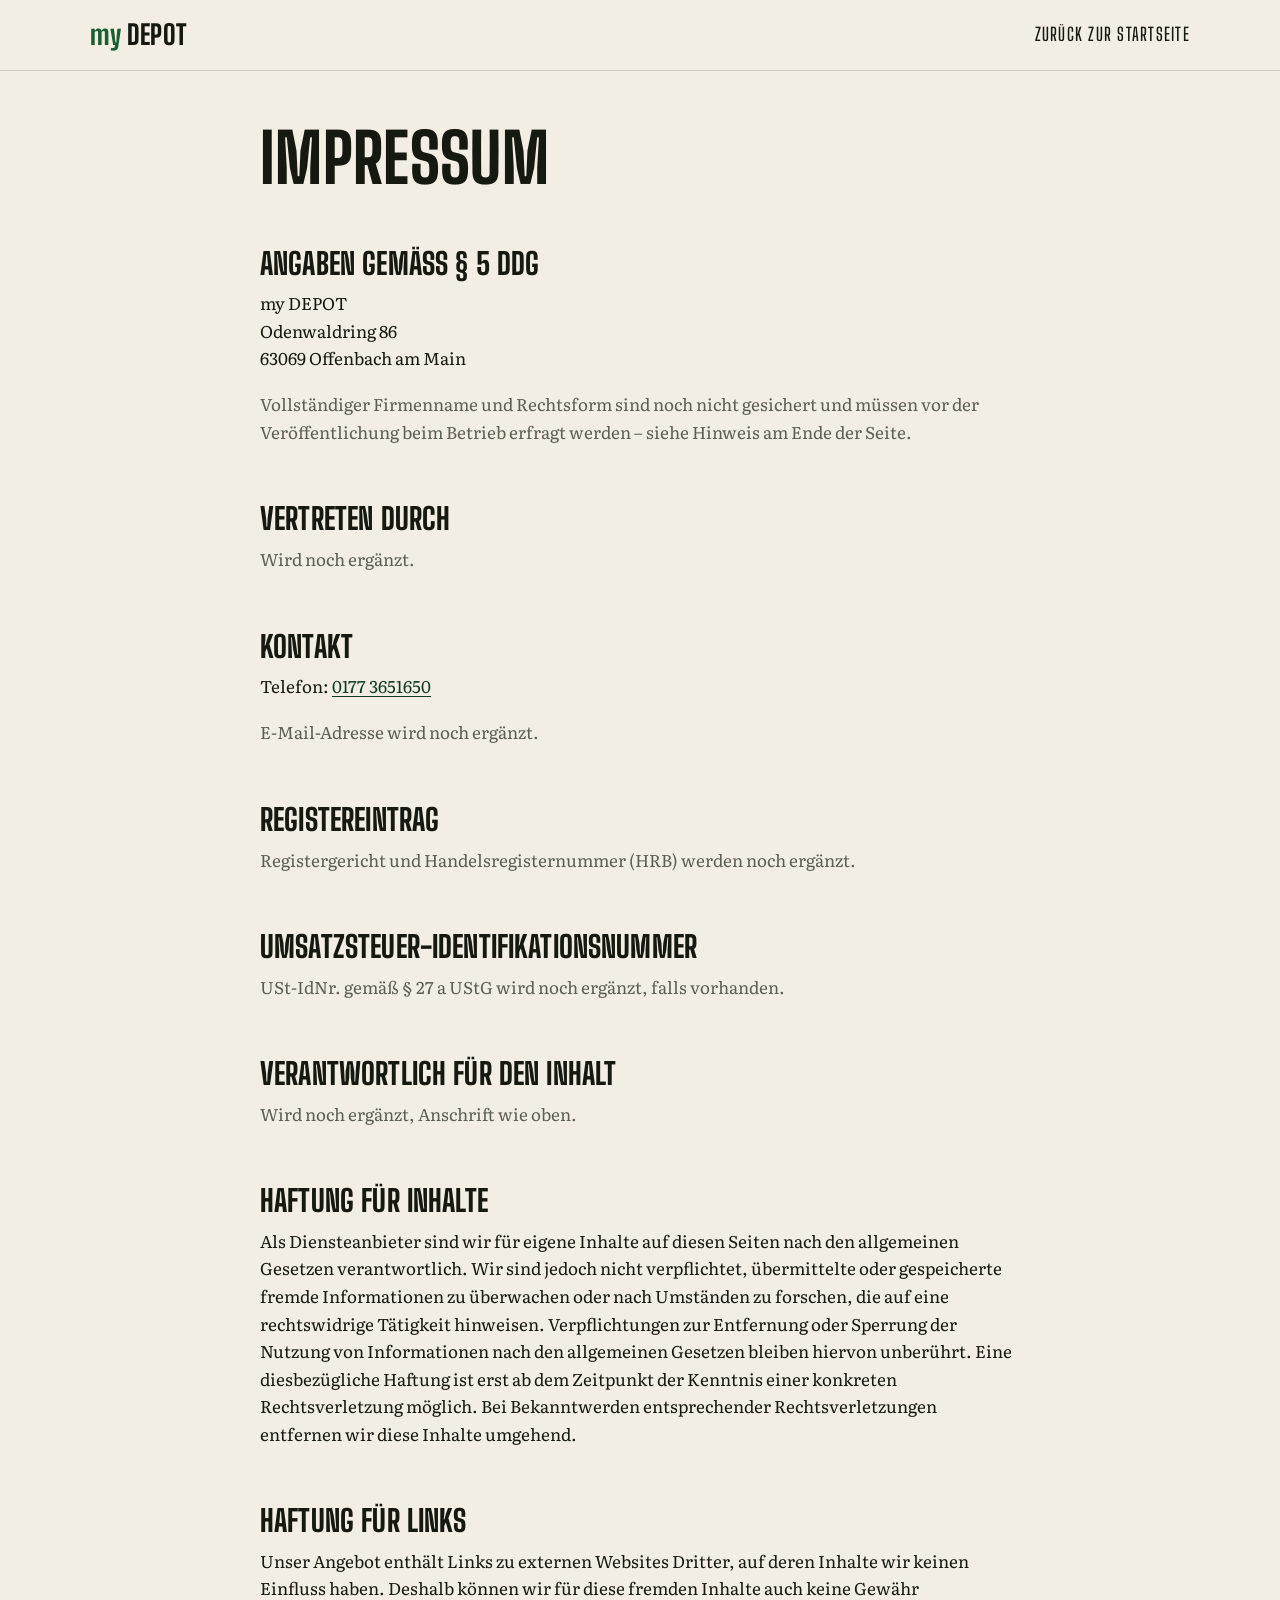
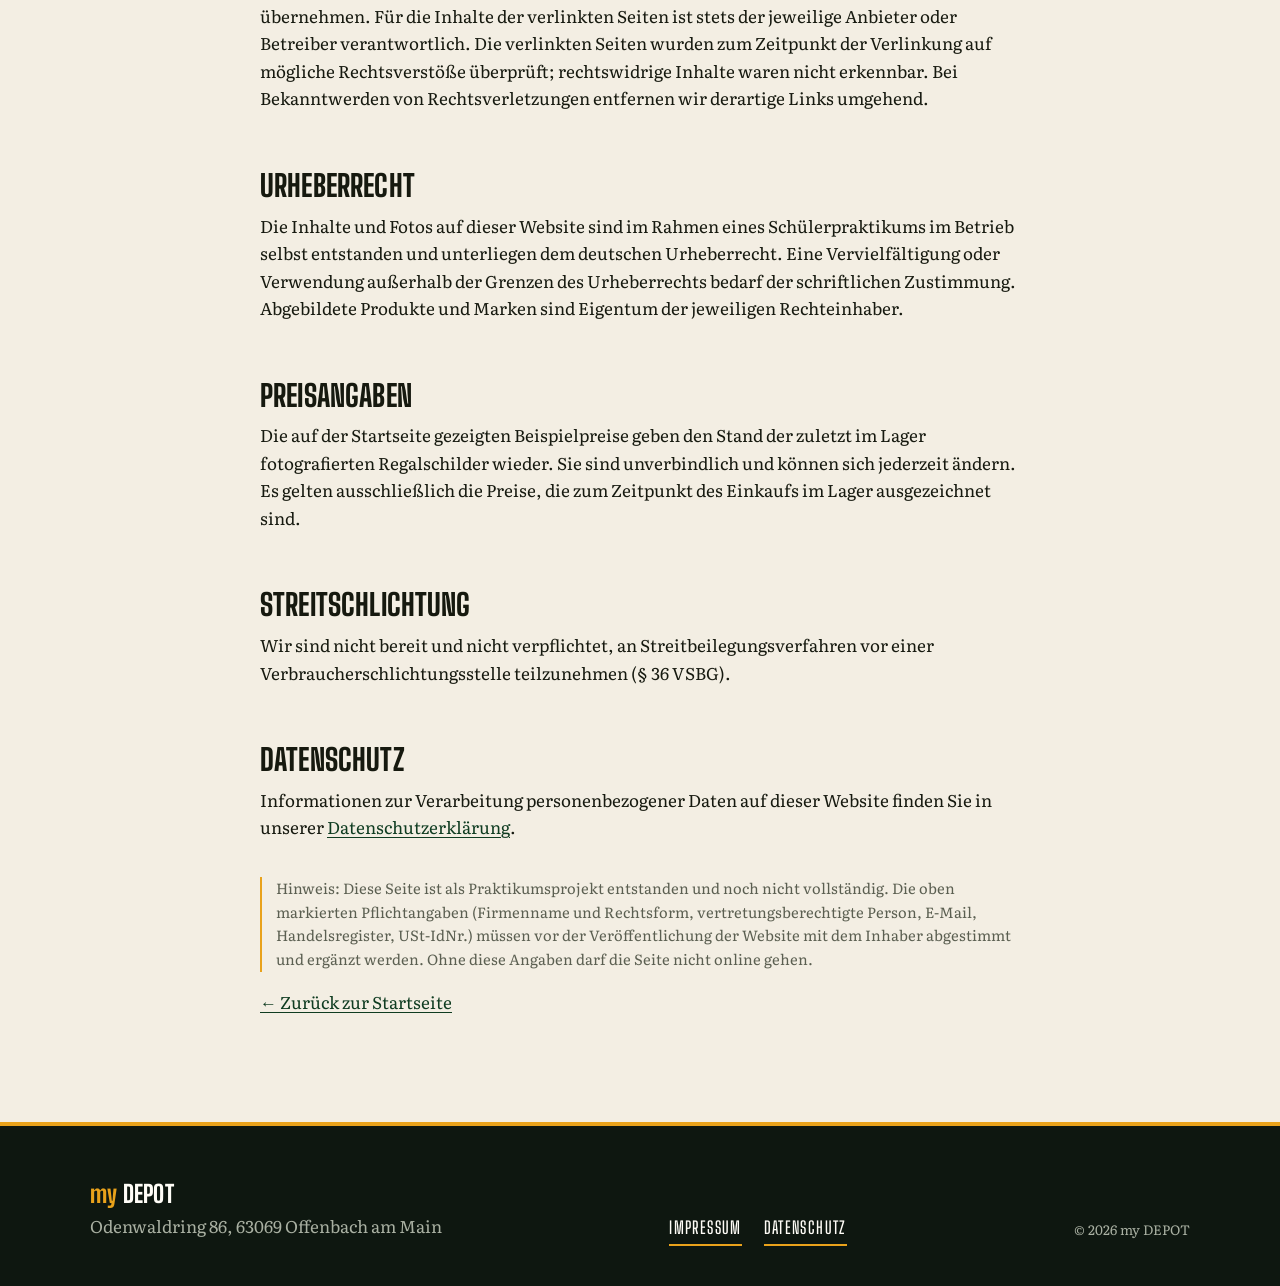
<file: impressum.html>
<!DOCTYPE html>
<html lang="de">
<head>
<meta charset="UTF-8">
<meta name="viewport" content="width=device-width, initial-scale=1.0">
<title>Impressum – my DEPOT</title>
<meta name="description" content="Impressum des my DEPOT, Odenwaldring 86, 63069 Offenbach am Main.">
<link rel="icon" href="assets/favicon.svg" type="image/svg+xml">
<link rel="preload" as="font" type="font/woff2" href="assets/fonts/bigshoulders-latin-normal.woff2" crossorigin>
<link rel="preload" as="font" type="font/woff2" href="assets/fonts/literata-latin-normal.woff2" crossorigin>
<link rel="stylesheet" href="css/fonts.css">
<link rel="stylesheet" href="css/style.css">
</head>
<body>

<a class="skip-link" href="#inhalt">Zum Inhalt springen</a>

<header class="site-header">
  <div class="container header-inner">
    <a href="index.html" class="logo"><span>my</span> DEPOT</a>
    <nav class="main-nav" aria-label="Hauptnavigation">
      <ul><li><a href="index.html">Zurück zur Startseite</a></li></ul>
    </nav>
  </div>
</header>

<main class="section container legal" id="inhalt">
  <h1>Impressum</h1>

  <h2>Angaben gemäß § 5 DDG</h2>
  <p>
    my DEPOT<br>
    Odenwaldring 86<br>
    63069 Offenbach am Main
  </p>
  <p class="tbd">
    Vollständiger Firmenname und Rechtsform sind noch nicht gesichert und müssen vor der
    Veröffentlichung beim Betrieb erfragt werden – siehe Hinweis am Ende der Seite.
  </p>

  <h2>Vertreten durch</h2>
  <p class="tbd">Wird noch ergänzt.</p>

  <h2>Kontakt</h2>
  <p>Telefon: <a href="tel:+491773651650">0177 3651650</a></p>
  <p class="tbd">E-Mail-Adresse wird noch ergänzt.</p>

  <h2>Registereintrag</h2>
  <p class="tbd">Registergericht und Handelsregisternummer (HRB) werden noch ergänzt.</p>

  <h2>Umsatzsteuer-Identifikationsnummer</h2>
  <p class="tbd">USt-IdNr. gemäß § 27 a UStG wird noch ergänzt, falls vorhanden.</p>

  <h2>Verantwortlich für den Inhalt</h2>
  <p class="tbd">Wird noch ergänzt, Anschrift wie oben.</p>

  <h2>Haftung für Inhalte</h2>
  <p>
    Als Diensteanbieter sind wir für eigene Inhalte auf diesen Seiten nach den allgemeinen
    Gesetzen verantwortlich. Wir sind jedoch nicht verpflichtet, übermittelte oder gespeicherte
    fremde Informationen zu überwachen oder nach Umständen zu forschen, die auf eine
    rechtswidrige Tätigkeit hinweisen. Verpflichtungen zur Entfernung oder Sperrung der Nutzung
    von Informationen nach den allgemeinen Gesetzen bleiben hiervon unberührt. Eine
    diesbezügliche Haftung ist erst ab dem Zeitpunkt der Kenntnis einer konkreten
    Rechtsverletzung möglich. Bei Bekanntwerden entsprechender Rechtsverletzungen entfernen wir
    diese Inhalte umgehend.
  </p>

  <h2>Haftung für Links</h2>
  <p>
    Unser Angebot enthält Links zu externen Websites Dritter, auf deren Inhalte wir keinen
    Einfluss haben. Deshalb können wir für diese fremden Inhalte auch keine Gewähr übernehmen.
    Für die Inhalte der verlinkten Seiten ist stets der jeweilige Anbieter oder Betreiber
    verantwortlich. Die verlinkten Seiten wurden zum Zeitpunkt der Verlinkung auf mögliche
    Rechtsverstöße überprüft; rechtswidrige Inhalte waren nicht erkennbar. Bei Bekanntwerden
    von Rechtsverletzungen entfernen wir derartige Links umgehend.
  </p>

  <h2>Urheberrecht</h2>
  <p>
    Die Inhalte und Fotos auf dieser Website sind im Rahmen eines Schülerpraktikums im Betrieb
    selbst entstanden und unterliegen dem deutschen Urheberrecht. Eine Vervielfältigung oder
    Verwendung außerhalb der Grenzen des Urheberrechts bedarf der schriftlichen Zustimmung.
    Abgebildete Produkte und Marken sind Eigentum der jeweiligen Rechteinhaber.
  </p>

  <h2>Preisangaben</h2>
  <p>
    Die auf der Startseite gezeigten Beispielpreise geben den Stand der zuletzt im Lager
    fotografierten Regalschilder wieder. Sie sind unverbindlich und können sich jederzeit
    ändern. Es gelten ausschließlich die Preise, die zum Zeitpunkt des Einkaufs im Lager
    ausgezeichnet sind.
  </p>

  <h2>Streitschlichtung</h2>
  <p>
    Wir sind nicht bereit und nicht verpflichtet, an Streitbeilegungsverfahren vor einer
    Verbraucherschlichtungsstelle teilzunehmen (§ 36 VSBG).
  </p>

  <h2>Datenschutz</h2>
  <p>
    Informationen zur Verarbeitung personenbezogener Daten auf dieser Website finden Sie in
    unserer <a href="datenschutz.html">Datenschutzerklärung</a>.
  </p>

  <p class="note" style="margin-top:36px;">
    Hinweis: Diese Seite ist als Praktikumsprojekt entstanden und noch nicht vollständig.
    Die oben markierten Pflichtangaben (Firmenname und Rechtsform, vertretungsberechtigte
    Person, E-Mail, Handelsregister, USt-IdNr.) müssen vor der Veröffentlichung der Website mit dem Inhaber abgestimmt und
    ergänzt werden. Ohne diese Angaben darf die Seite nicht online gehen.
  </p>

  <p><a href="index.html">&larr; Zurück zur Startseite</a></p>
</main>

<footer class="site-footer">
  <div class="container footer-inner">
    <div>
      <p class="logo footer-logo"><span>my</span> DEPOT</p>
      <p>Odenwaldring 86, 63069 Offenbach am Main</p>
    </div>
    <nav class="footer-links" aria-label="Rechtliches">
      <a href="impressum.html">Impressum</a>
      <a href="datenschutz.html">Datenschutz</a>
    </nav>
    <p class="copyright">&copy; <span id="year"></span> my DEPOT</p>
  </div>
</footer>

<script>document.getElementById("year").textContent = new Date().getFullYear();</script>
</body>
</html>
</file>
<file: css/fonts.css>
/* Selbst gehostete Schriften (SIL Open Font License).
   Bewusst NICHT ueber das Google-Fonts-CDN eingebunden: das wuerde bei jedem
   Seitenaufruf die IP der Besucher an Google senden (LG Muenchen, 20.01.2022)
   und der Datenschutzerklaerung widersprechen. */

@font-face {
  font-family: 'Big Shoulders Display';
  font-style: normal;
  font-weight: 400 800;
  font-display: swap;
  src: url('../assets/fonts/bigshoulders-latin-ext-normal.woff2') format('woff2');
  unicode-range: U+0100-02BA, U+02BD-02C5, U+02C7-02CC, U+02CE-02D7, U+02DD-02FF, U+0304, U+0308, U+0329, U+1D00-1DBF, U+1E00-1E9F, U+1EF2-1EFF, U+2020, U+20A0-20AB, U+20AD-20C0, U+2113, U+2C60-2C7F, U+A720-A7FF;
}

@font-face {
  font-family: 'Big Shoulders Display';
  font-style: normal;
  font-weight: 400 800;
  font-display: swap;
  src: url('../assets/fonts/bigshoulders-latin-normal.woff2') format('woff2');
  unicode-range: U+0000-00FF, U+0131, U+0152-0153, U+02BB-02BC, U+02C6, U+02DA, U+02DC, U+0304, U+0308, U+0329, U+2000-206F, U+20AC, U+2122, U+2191, U+2193, U+2212, U+2215, U+FEFF, U+FFFD;
}

@font-face {
  font-family: 'Literata';
  font-style: normal;
  font-weight: 400 600;
  font-display: swap;
  src: url('../assets/fonts/literata-latin-ext-normal.woff2') format('woff2');
  unicode-range: U+0100-02BA, U+02BD-02C5, U+02C7-02CC, U+02CE-02D7, U+02DD-02FF, U+0304, U+0308, U+0329, U+1D00-1DBF, U+1E00-1E9F, U+1EF2-1EFF, U+2020, U+20A0-20AB, U+20AD-20C0, U+2113, U+2C60-2C7F, U+A720-A7FF;
}

@font-face {
  font-family: 'Literata';
  font-style: normal;
  font-weight: 400 600;
  font-display: swap;
  src: url('../assets/fonts/literata-latin-normal.woff2') format('woff2');
  unicode-range: U+0000-00FF, U+0131, U+0152-0153, U+02BB-02BC, U+02C6, U+02DA, U+02DC, U+0304, U+0308, U+0329, U+2000-206F, U+20AC, U+2122, U+2191, U+2193, U+2212, U+2215, U+FEFF, U+FFFD;
}
</file>
<file: css/style.css>
/* =============================================================
   I.M Getränke Depot – Stylesheet
   Optik-Überarbeitung 02.09.2026 (Laptop Adam).
   Inhalte unverändert, nur das Design-System ist neu.

   Idee: Markthalle statt Startup. Kräftiges Kraftpapier-Beige,
   fast schwarzes Grün als dominante Farbe, Bernstein NUR für
   Preise und Aktionen. Schmale, industrielle Display-Schrift
   (Big Shoulders) gegen eine warme Serife im Fließtext (Literata).
   Ecken sind fast eckig – Regal, nicht App.
   ============================================================= */

:root {
  /* Flächen */
  --paper:      #F3EEE3;
  --paper-2:    #E9E2D2;
  --card:       #FBF8F1;
  --dark:       #0E1710;
  --dark-2:     #16241A;

  /* Schrift */
  --ink:        #16190F;
  --ink-soft:   #5B5F51;
  --on-dark:    #EDE8DC;
  --on-dark-soft:#A9B0A2;

  /* Marke */
  --green:      #1B5E33;
  --green-deep: #0F3C21;
  --amber:      #E9A21B;
  --amber-deep: #B8790A;

  --line:       rgba(22,25,15,.16);
  --line-dark:  rgba(237,232,220,.18);

  --radius: 2px;
  --max-width: 1180px;

  --font-display: "Big Shoulders Display", "Arial Narrow", Impact, sans-serif;
  --font-body: "Literata", Georgia, "Times New Roman", serif;

  /* Kompatibilität: alte Variablennamen aus der ersten Fassung */
  --color-bg: var(--paper);
  --color-bg-alt: var(--paper-2);
  --color-bg-dark: var(--dark);
  --color-text: var(--ink);
  --color-text-muted: var(--ink-soft);
  --color-primary: var(--green);
  --color-primary-dark: var(--green-deep);
  --color-accent: var(--amber);
}

* { box-sizing: border-box; }
html { scroll-behavior: smooth; }

body {
  margin: 0;
  background: var(--paper);
  color: var(--ink);
  font-family: var(--font-body);
  font-size: 17px;
  line-height: 1.62;
  -webkit-font-smoothing: antialiased;
  overflow-x: hidden;
}

img { max-width: 100%; }

.container {
  max-width: var(--max-width);
  margin: 0 auto;
  padding: 0 clamp(20px, 4vw, 40px);
}

/* ---------- Typografie ---------- */

h1, h2, h3 {
  font-family: var(--font-display);
  font-weight: 800;
  text-transform: uppercase;
  letter-spacing: .005em;
  line-height: .92;
  margin: 0 0 .4em;
}
h2 { font-size: clamp(38px, 6vw, 76px); }
h3 { font-size: clamp(22px, 2.4vw, 28px); line-height: 1; }

p { margin: 0 0 1.1em; }
a { color: var(--green-deep); text-underline-offset: 3px; }

.section-lead {
  color: var(--ink-soft);
  max-width: 34em;
  font-size: 1.06rem;
}

/* Kleine Auszeichnungszeile über den Überschriften */
.eyebrow, .hero-kicker, .price-tag-label {
  font-family: var(--font-display);
  font-weight: 600;
  text-transform: uppercase;
  letter-spacing: .16em;
  font-size: 15px;
  color: var(--amber-deep);
  margin: 0 0 14px;
  display: block;
}

.note {
  color: var(--ink-soft);
  font-size: .92rem;
  margin-top: 22px;
  padding-left: 14px;
  border-left: 2px solid var(--amber);
}
.tbd { color: var(--ink-soft); }
.section-dark .note { color: var(--on-dark-soft); }

/* Tastatur-Zugänglichkeit */
.skip-link {
  position: absolute;
  left: 12px; top: -60px;
  z-index: 100;
  background: var(--ink);
  color: var(--paper);
  padding: 12px 20px;
  font-family: var(--font-display);
  font-weight: 600;
  text-transform: uppercase;
  letter-spacing: .1em;
  text-decoration: none;
  transition: top .15s ease;
}
.skip-link:focus { top: 12px; }

:focus-visible { outline: 3px solid var(--amber); outline-offset: 3px; }

/* ---------- Kopfzeile ---------- */

.site-header {
  position: sticky;
  top: 0;
  z-index: 50;
  background: rgba(243,238,227,.94);
  backdrop-filter: blur(8px);
  border-bottom: 1px solid var(--line);
}
.site-header.is-scrolled { box-shadow: 0 1px 0 var(--line), 0 10px 24px rgba(22,25,15,.07); }

.header-inner {
  display: flex;
  align-items: center;
  justify-content: space-between;
  height: 70px;
}

.logo {
  font-family: var(--font-display);
  font-weight: 800;
  text-transform: uppercase;
  font-size: 1.7rem;
  letter-spacing: .01em;
  text-decoration: none;
  color: var(--ink);
  line-height: 1;
}
.logo span { color: var(--green); }

.main-nav ul {
  list-style: none;
  display: flex;
  gap: 30px;
  margin: 0;
  padding: 0;
}
.main-nav a {
  font-family: var(--font-display);
  font-weight: 600;
  font-size: 1.12rem;
  text-transform: uppercase;
  letter-spacing: .07em;
  text-decoration: none;
  color: var(--ink);
  position: relative;
  padding: 4px 0;
}
.main-nav a::after {
  content: "";
  position: absolute;
  left: 0; bottom: 0;
  width: 0; height: 3px;
  background: var(--amber);
  transition: width .2s ease;
}
.main-nav a:hover::after { width: 100%; }

.nav-toggle {
  display: none;
  flex-direction: column;
  gap: 5px;
  background: none;
  border: none;
  cursor: pointer;
  padding: 8px;
}
.nav-toggle span { width: 26px; height: 2px; background: var(--ink); display: block; }

/* ---------- Hero ---------- */

.hero {
  position: relative;
  min-height: min(88vh, 780px);
  display: flex;
  align-items: flex-end;
  padding: 120px 0 0;
  overflow: hidden;
  background: var(--dark);
  color: var(--on-dark);
}
.hero-media { position: absolute; inset: 0; display: block; }
.hero-media img {
  width: 100%; height: 100%;
  object-fit: cover;
  object-position: center 44%;
  display: block;
}
.hero-overlay {
  position: absolute; inset: 0;
  background:
    linear-gradient(96deg,
      rgba(10,20,13,.93) 0%,
      rgba(10,20,13,.84) 34%,
      rgba(10,20,13,.42) 66%,
      rgba(10,20,13,.18) 100%),
    linear-gradient(to top, rgba(8,15,10,.85) 0%, rgba(8,15,10,0) 42%);
}
.hero-inner { position: relative; max-width: 780px; padding-bottom: clamp(40px, 7vh, 84px); }

.hero .hero-kicker { color: var(--amber); letter-spacing: .22em; }

.hero h1 {
  font-size: clamp(48px, 9.5vw, 116px);
  line-height: .88;
  margin: 0 0 22px;
  color: #FFFDF7;
}
.hero-text {
  font-size: clamp(17px, 1.6vw, 20px);
  color: rgba(237,232,220,.9);
  max-width: 32em;
}
.hero-actions { display: flex; gap: 14px; margin-top: 30px; flex-wrap: wrap; }

/* Gestaffelter Auftritt beim Laden */
html.js .hero-inner > * { opacity: 0; transform: translateY(22px); }
html.js .hero-inner.entered > * { animation: heroIn .7s cubic-bezier(.2,.7,.2,1) forwards; }
html.js .hero-inner.entered > *:nth-child(1) { animation-delay: .05s; }
html.js .hero-inner.entered > *:nth-child(2) { animation-delay: .17s; }
html.js .hero-inner.entered > *:nth-child(3) { animation-delay: .29s; }
html.js .hero-inner.entered > *:nth-child(4) { animation-delay: .41s; }
@keyframes heroIn { to { opacity: 1; transform: none; } }

/* ---------- Preisband unter dem Hero ---------- */

.ticker {
  background: var(--amber);
  color: #221701;
  border-top: 3px solid var(--ink);
  border-bottom: 3px solid var(--ink);
  overflow: hidden;
  white-space: nowrap;
}
.ticker-track {
  display: inline-flex;
  align-items: center;
  gap: 0;
  padding: 11px 0;
  animation: tickerRun 34s linear infinite;
  will-change: transform;
}
.ticker-track b {
  font-family: var(--font-display);
  font-weight: 800;
  text-transform: uppercase;
  font-size: 1.35rem;
  letter-spacing: .04em;
  padding: 0 22px;
  font-variant-numeric: tabular-nums;
}
.ticker-track i { font-style: normal; opacity: .55; }
@keyframes tickerRun { from { transform: translateX(0); } to { transform: translateX(-50%); } }
.ticker:hover .ticker-track { animation-play-state: paused; }

/* ---------- Abschnitte ---------- */

.section { padding: clamp(64px, 9vw, 112px) 0; }
.section-alt { background: var(--paper-2); }
.section-dark { background: var(--dark); color: var(--on-dark); }
.section-dark h2, .section-dark h3 { color: #FFFDF7; }
.section-dark p, .section-dark .section-lead { color: var(--on-dark-soft); }
.section-dark .eyebrow { color: var(--amber); }

/* Reveal beim Scrollen. Versteckt wird nur, wenn JavaScript wirklich
   läuft – ohne JS bleibt die Seite vollständig lesbar. */
.reveal { transition: opacity .7s ease, transform .7s cubic-bezier(.2,.7,.2,1); }
html.js .reveal { opacity: 0; transform: translateY(26px); }
html.js .reveal.is-visible { opacity: 1; transform: none; }

/* Intro-Absatz mit Bernstein-Linie */
.lead-block {
  border-left: 4px solid var(--amber);
  padding-left: clamp(20px, 3vw, 34px);
  max-width: 42em;
}
.lead-block p {
  font-size: clamp(19px, 2.1vw, 25px);
  line-height: 1.45;
  color: var(--ink);
}

/* ---------- Buttons ---------- */

.btn {
  display: inline-block;
  padding: 15px 30px;
  border-radius: var(--radius);
  text-decoration: none;
  font-family: var(--font-display);
  font-weight: 700;
  font-size: 1.2rem;
  text-transform: uppercase;
  letter-spacing: .07em;
  border: 2px solid transparent;
  cursor: pointer;
  transition: background .15s ease, color .15s ease, transform .1s ease;
}
.btn:active { transform: translateY(1px); }
.btn-primary { background: var(--amber); color: #221701; border-color: var(--amber); }
.btn-primary:hover { background: #FFB92E; }
.btn-outline { background: transparent; color: #FFFDF7; border-color: rgba(255,253,247,.55); }
.btn-outline:hover { background: rgba(255,253,247,.12); border-color: #FFFDF7; }
.btn-ghost { background: transparent; color: var(--ink); border-color: var(--line); }
.btn-ghost:hover { background: var(--paper-2); border-color: var(--ink); }

/* ---------- Sortiment: große Fotos ohne Karten-Rahmen ---------- */

.photo-card-grid {
  display: grid;
  grid-template-columns: repeat(auto-fit, minmax(270px, 1fr));
  gap: clamp(22px, 3vw, 38px);
  margin-top: 48px;
}
.photo-card { background: none; border: 0; }
.photo-card picture { display: block; overflow: hidden; background: var(--paper-2); }
.photo-card img {
  width: 100%;
  aspect-ratio: 4 / 5;
  height: auto;
  object-fit: cover;
  display: block;
  transition: transform .5s cubic-bezier(.2,.7,.2,1);
}
.photo-card:hover img { transform: scale(1.04); }
.photo-card-body { padding: 18px 0 0; }
.photo-card-body h3 { color: var(--ink); margin-bottom: 8px; }
.photo-card-body h3::before {
  content: "";
  display: block;
  width: 42px; height: 4px;
  background: var(--amber);
  margin-bottom: 12px;
}
.photo-card-body p { color: var(--ink-soft); font-size: .97rem; margin: 0; }

/* Regal-Index statt Chip-Wolke */
.chip-row {
  list-style: none;
  margin: 52px 0 0;
  padding: 26px 0 0;
  border-top: 1px solid var(--line);
  display: flex;
  flex-wrap: wrap;
  gap: 0 18px;
}
.chip {
  font-family: var(--font-display);
  font-weight: 600;
  text-transform: uppercase;
  letter-spacing: .06em;
  font-size: 1.18rem;
  color: var(--ink);
  display: flex;
  align-items: center;
}
.chip::after {
  content: "";
  width: 6px; height: 6px;
  background: var(--amber);
  margin-left: 18px;
}
.chip:last-child::after { display: none; }

/* ---------- Preise: das Herzstück, dunkel ---------- */

.price-grid {
  display: grid;
  grid-template-columns: repeat(auto-fit, minmax(230px, 1fr));
  gap: 2px;
  margin-top: 48px;
  background: var(--line-dark);
  border: 2px solid var(--line-dark);
}
.price-card {
  display: flex;
  flex-direction: column;
  background: var(--dark);
  padding: 26px 24px 28px;
  position: relative;
  transition: background .2s ease;
}
.price-card:hover { background: var(--dark-2); }
.price-tag-label { color: var(--amber); margin-bottom: 14px; font-size: 13px; }
.price-name {
  font-family: var(--font-display);
  font-weight: 700;
  text-transform: uppercase;
  font-size: 1.5rem;
  line-height: 1;
  color: #FFFDF7;
}
.price-detail { color: var(--on-dark-soft); font-size: .88rem; margin-top: 8px; }
.price-value {
  font-family: var(--font-display);
  font-weight: 800;
  font-size: clamp(52px, 6vw, 76px);
  line-height: .9;
  color: var(--amber);
  font-variant-numeric: tabular-nums;
  margin-top: auto;
  padding-top: 26px;
}

/* ---------- Großhandel: Foto läuft aus dem Bild ---------- */

.two-col-uneven {
  display: grid;
  grid-template-columns: 1fr;
  gap: clamp(28px, 4vw, 56px);
  align-items: center;
}
@media (min-width: 900px) {
  .two-col-uneven { grid-template-columns: 1.05fr .95fr; }
}
.bleed-photo { position: relative; }
.bleed-photo img {
  width: 100%;
  height: auto;
  max-height: 540px;      /* sonst wird die Spalte hoeher als der Text daneben */
  object-fit: cover;
  object-position: center 38%;
  display: block;
  border-radius: var(--radius);
}
.bleed-photo::after {
  content: "";
  position: absolute;
  left: -14px; top: -14px;
  width: 84px; height: 84px;
  border-left: 5px solid var(--amber);
  border-top: 5px solid var(--amber);
}
.rounded-photo { width: 100%; height: auto; display: block; border-radius: var(--radius); }

/* ---------- Öffnungszeiten & Kontakt ---------- */

.two-col { display: grid; grid-template-columns: 1fr; gap: clamp(36px, 5vw, 64px); }
@media (min-width: 860px) { .two-col { grid-template-columns: 1fr 1fr; } }

.hours-table { width: 100%; border-collapse: collapse; margin-top: 22px; }
.hours-table td { padding: 15px 0; border-bottom: 1px solid var(--line); }
.hours-table td:first-child {
  font-family: var(--font-display);
  font-weight: 600;
  text-transform: uppercase;
  letter-spacing: .05em;
  font-size: 1.2rem;
}
.hours-table td:last-child { text-align: right; color: var(--ink-soft); }

.contact-list { list-style: none; padding: 0; margin: 22px 0 0; }
.contact-list li { padding: 15px 0; border-bottom: 1px solid var(--line); }
.contact-list strong {
  font-family: var(--font-display);
  font-weight: 600;
  text-transform: uppercase;
  letter-spacing: .1em;
  font-size: .95rem;
  color: var(--ink-soft);
  display: block;
  margin-bottom: 4px;
}

/* ---------- Anfahrt / Karten-Einwilligung ---------- */

.map-wrap {
  margin-top: 32px;
  background: var(--card);
  border: 1px solid var(--line);
  border-left: 5px solid var(--amber);
}
.map-consent { padding: clamp(24px, 3vw, 38px); max-width: 640px; }
.map-consent h3 { color: var(--ink); }
.map-consent p { color: var(--ink-soft); font-size: .96rem; }
.map-consent-actions { display: flex; flex-wrap: wrap; gap: 12px; margin-top: 24px; }
.map-consent-note { font-size: .85rem; margin: 18px 0 0; }
.map-wrap iframe { display: block; border: 0; }

/* ---------- Fußzeile ---------- */

.site-footer {
  background: var(--dark);
  color: var(--on-dark-soft);
  padding: 56px 0 40px;
  border-top: 4px solid var(--amber);
}
.footer-inner {
  display: flex;
  justify-content: space-between;
  align-items: flex-end;
  flex-wrap: wrap;
  gap: 26px;
}
.site-footer .logo { color: #FFFDF7; }
.site-footer .logo span { color: var(--amber); }
.footer-logo { font-size: 1.5rem; margin-bottom: 12px; }
.site-footer p { margin: 0 0 6px; }
.site-footer a { color: #FFFDF7; }
.footer-links { display: flex; gap: 22px; }
.footer-links a {
  font-family: var(--font-display);
  font-weight: 600;
  text-transform: uppercase;
  letter-spacing: .08em;
  text-decoration: none;
  border-bottom: 2px solid var(--amber);
  padding-bottom: 2px;
}
.copyright { color: var(--on-dark-soft); font-size: .85rem; margin: 0; }

/* ---------- Zurück nach oben ---------- */

.back-to-top {
  position: fixed;
  right: 20px; bottom: 20px;
  width: 50px; height: 50px;
  border: 2px solid var(--ink);
  background: var(--amber);
  color: var(--ink);
  font-size: 1.2rem;
  cursor: pointer;
  opacity: 0;
  visibility: hidden;
  transform: translateY(10px);
  transition: opacity .25s ease, transform .25s ease;
  z-index: 60;
}
.back-to-top.is-visible { opacity: 1; visibility: visible; transform: none; }
.back-to-top:hover { background: #FFB92E; }

/* ---------- Rechtsseiten (Impressum / Datenschutz / 404) ---------- */

.legal { max-width: 760px; padding-top: 56px; padding-bottom: 88px; }
.legal h1 { font-size: clamp(40px, 6vw, 68px); margin-bottom: .3em; }
.legal h2 { font-size: clamp(22px, 2.4vw, 30px); margin-top: 2em; }
.legal h3 { font-size: 1.15rem; margin-top: 1.7em; color: var(--green-deep); }
.legal ul { padding-left: 1.2em; }
.legal li { margin-bottom: .45em; }
.legal .updated { color: var(--ink-soft); font-size: .9rem; }

/* ---------- Responsive ---------- */

@media (max-width: 820px) {
  body { font-size: 16px; }
  .hero { min-height: min(82vh, 660px); padding-top: 96px; }
  .nav-toggle { display: flex; }
  .main-nav ul {
    position: absolute;
    top: 70px; left: 0; right: 0;
    background: var(--paper);
    flex-direction: column;
    gap: 0;
    border-bottom: 1px solid var(--line);
    max-height: 0;
    overflow: hidden;
    transition: max-height .25s ease;
  }
  .main-nav.open ul { max-height: 320px; }
  .main-nav ul li { border-top: 1px solid var(--line); }
  .main-nav ul li a { display: block; padding: 15px 22px; }
  .bleed-photo::after { display: none; }
  .footer-inner { align-items: flex-start; }
}

/* ---------- Bewegung abschaltbar ---------- */

@media (prefers-reduced-motion: reduce) {
  html { scroll-behavior: auto; }
  *, *::before, *::after {
    animation-duration: .01ms !important;
    animation-iteration-count: 1 !important;
    transition-duration: .01ms !important;
  }
  html.js .reveal,
  html.js .hero-inner > * { opacity: 1; transform: none; }
  .ticker-track { animation: none; }
  .photo-card:hover img { transform: none; }
}

/* Fassadenfoto in der Anfahrt: nur ein Wiedererkennungsbild, nicht mehr */
.landmark {
  display: block;
  width: 100%;
  max-width: 620px;
  height: auto;
  margin-top: 28px;
  border-radius: var(--radius);
  border: 1px solid var(--line);
}

/* Logo: "my" bleibt klein geschrieben wie auf der Fassade */
.logo span { text-transform: lowercase; }

/* ---------- Telefon und Öffnungsstatus ---------- */

/* Nummer direkt im Hero: die wichtigste Handlung, ohne dritten Button */
.hero-call {
  display: flex;
  align-items: center;
  flex-wrap: wrap;
  gap: 10px 16px;
  margin: 26px 0 0;
  font-family: var(--font-display);
  font-weight: 700;
  text-transform: uppercase;
  letter-spacing: .05em;
}
.hero-call a {
  color: #FFFDF7;
  font-size: 1.9rem;
  text-decoration: none;
  border-bottom: 3px solid var(--amber);
  padding-bottom: 2px;
  line-height: 1.1;
}
.hero-call a:hover { color: var(--amber); }
.hero-call-hours {
  font-weight: 600;
  font-size: 1.05rem;
  color: rgba(237,232,220,.75);
  letter-spacing: .1em;
}

.open-badge {
  font-family: var(--font-display);
  font-weight: 700;
  text-transform: uppercase;
  letter-spacing: .1em;
  font-size: .95rem;
  padding: 5px 12px;
  border-radius: 999px;
  white-space: nowrap;
}
.open-badge.is-open { background: #1E7A3D; color: #FFFDF7; }
.open-badge.is-closed { background: rgba(120,120,110,.35); color: #EDE8DC; }
.open-badge-solo { display: inline-block; margin-bottom: 8px; }
.open-badge-solo.is-closed { background: var(--paper-2); color: var(--ink-soft); }

.phone-big {
  font-family: var(--font-display);
  font-weight: 800;
  font-size: 2rem;
  line-height: 1.1;
  color: var(--ink);
  text-decoration: none;
  border-bottom: 3px solid var(--amber);
}
.phone-big:hover { color: var(--green); }

.btn-call::before { content: "☎ "; }

@media (max-width: 820px) {
  .hero-call a { font-size: 1.6rem; }
}
</file>
